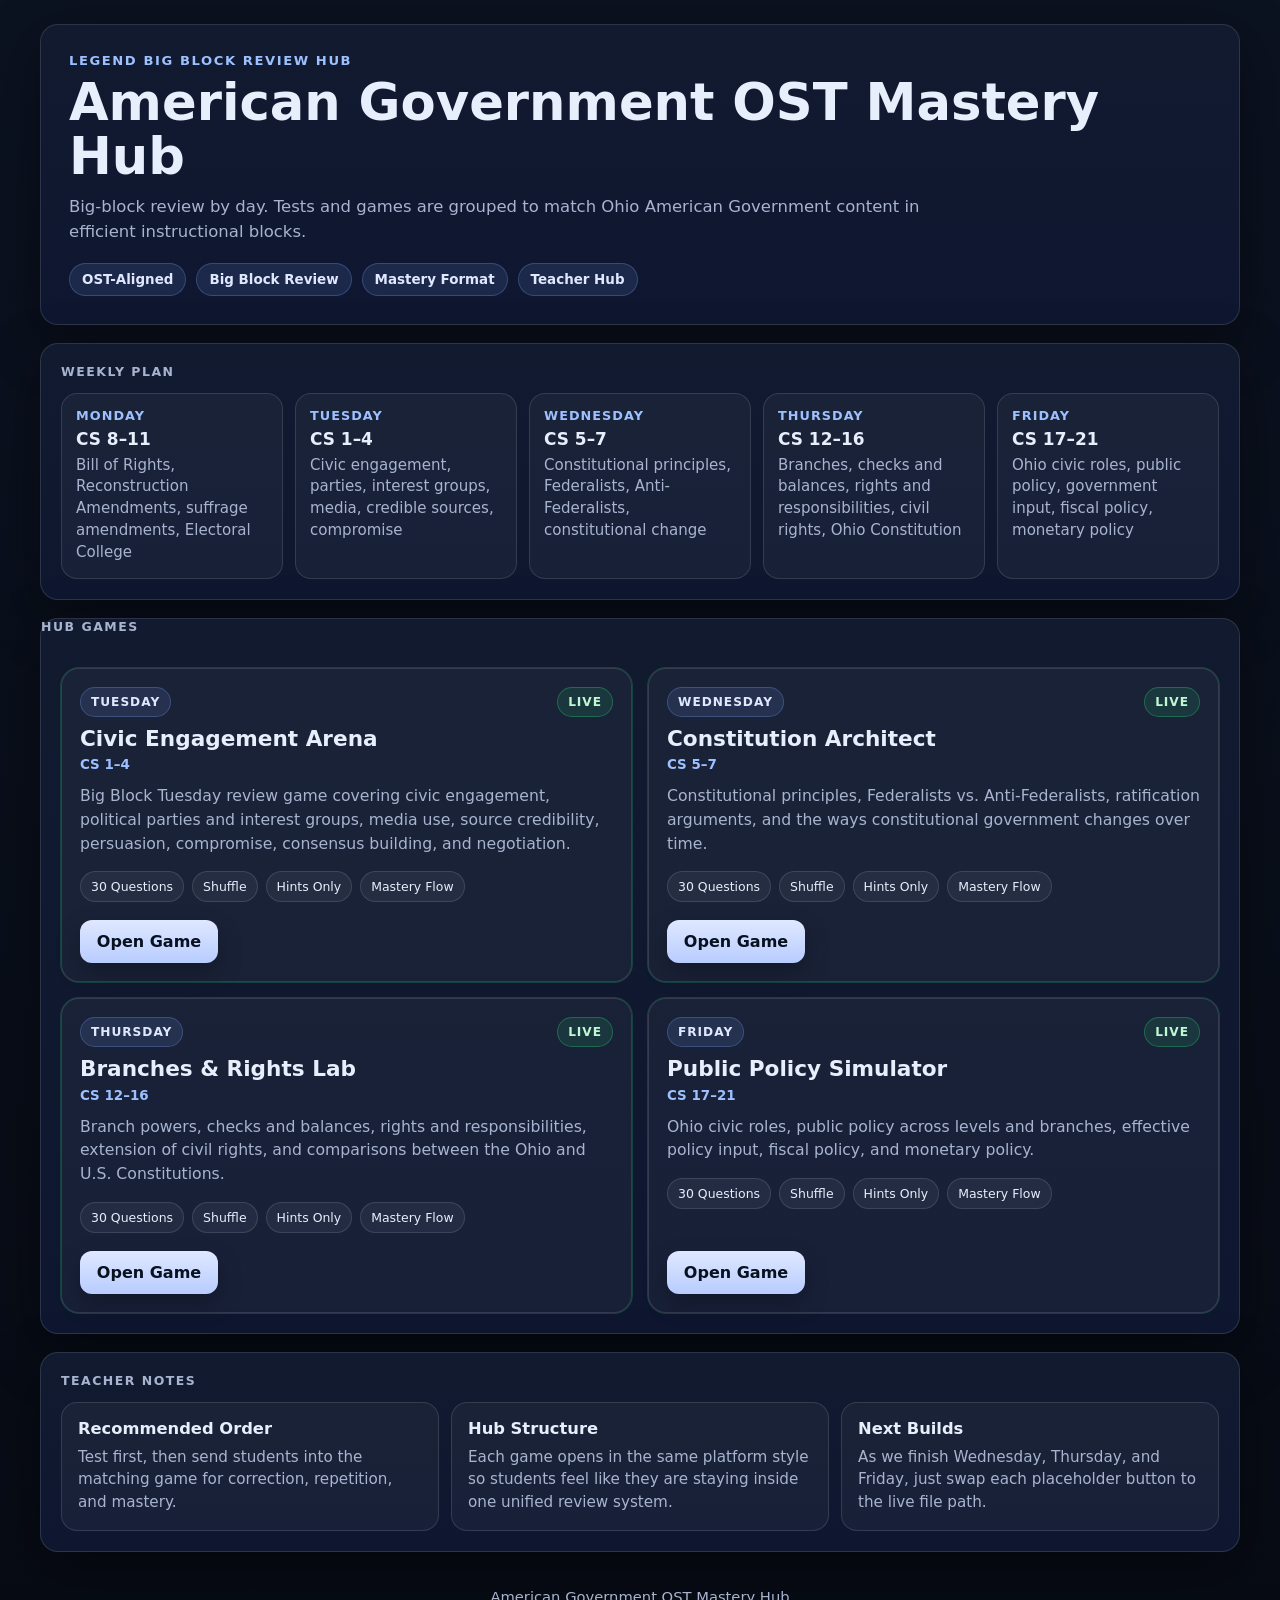
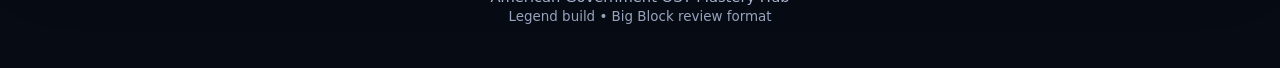
<file: index.html>
<!doctype html>
<html lang="en">
<head>
  <meta charset="utf-8" />
  <meta name="viewport" content="width=device-width,initial-scale=1" />
  <title>American Government Big Block Hub</title>
  <link rel="stylesheet" href="styles.css" />
</head>
<body>
  <div class="hub-wrap">

    <header class="hub-hero panel">
      <div class="eyebrow">Legend Big Block Review Hub</div>
      <h1>American Government OST Mastery Hub</h1>
      <p class="hero-text">
        Big-block review by day. Tests and games are grouped to match Ohio American Government content
        in efficient instructional blocks.
      </p>

      <div class="hero-badges">
        <span class="badge">OST-Aligned</span>
        <span class="badge">Big Block Review</span>
        <span class="badge">Mastery Format</span>
        <span class="badge">Teacher Hub</span>
      </div>
    </header>

    <section class="panel overview-panel">
      <div class="section-label">Weekly Plan</div>
      <div class="overview-grid">
        <div class="overview-card">
          <div class="overview-day">Monday</div>
          <div class="overview-title">CS 8–11</div>
          <div class="overview-text">Bill of Rights, Reconstruction Amendments, suffrage amendments, Electoral College</div>
        </div>
        <div class="overview-card">
          <div class="overview-day">Tuesday</div>
          <div class="overview-title">CS 1–4</div>
          <div class="overview-text">Civic engagement, parties, interest groups, media, credible sources, compromise</div>
        </div>
        <div class="overview-card">
          <div class="overview-day">Wednesday</div>
          <div class="overview-title">CS 5–7</div>
          <div class="overview-text">Constitutional principles, Federalists, Anti-Federalists, constitutional change</div>
        </div>
        <div class="overview-card">
          <div class="overview-day">Thursday</div>
          <div class="overview-title">CS 12–16</div>
          <div class="overview-text">Branches, checks and balances, rights and responsibilities, civil rights, Ohio Constitution</div>
        </div>
        <div class="overview-card">
          <div class="overview-day">Friday</div>
          <div class="overview-title">CS 17–21</div>
          <div class="overview-text">Ohio civic roles, public policy, government input, fiscal policy, monetary policy</div>
        </div>
      </div>
    </section>

    <section class="panel">
      <div class="section-label">Hub Games</div>
      <div class="game-grid">

        <article class="game-card live">
          <div class="card-top">
            <div class="day-pill">Tuesday</div>
            <div class="live-pill">LIVE</div>
          </div>
          <h2>Civic Engagement Arena</h2>
          <div class="card-standards">CS 1–4</div>
          <p>
            Big Block Tuesday review game covering civic engagement, political parties and interest groups,
            media use, source credibility, persuasion, compromise, consensus building, and negotiation.
          </p>
          <div class="card-tags">
            <span>30 Questions</span>
            <span>Shuffle</span>
            <span>Hints Only</span>
            <span>Mastery Flow</span>
          </div>
          <div class="card-actions">
            <a class="btn" href="games/civic-engagement-arena.html">Open Game</a>
          </div>
        </article>

       <article class="game-card live">
  <div class="card-top">
    <div class="day-pill">Wednesday</div>
    <div class="live-pill">LIVE</div>
  </div>
  <h2>Constitution Architect</h2>
  <div class="card-standards">CS 5–7</div>
  <p>
    Constitutional principles, Federalists vs. Anti-Federalists, ratification arguments,
    and the ways constitutional government changes over time.
  </p>
  <div class="card-tags">
    <span>30 Questions</span>
    <span>Shuffle</span>
    <span>Hints Only</span>
    <span>Mastery Flow</span>
  </div>
  <div class="card-actions">
    <a class="btn" href="games/constitution-architect.html">Open Game</a>
  </div>
</article>

       <article class="game-card live">
  <div class="card-top">
    <div class="day-pill">Thursday</div>
    <div class="live-pill">LIVE</div>
  </div>
  <h2>Branches & Rights Lab</h2>
  <div class="card-standards">CS 12–16</div>
  <p>
    Branch powers, checks and balances, rights and responsibilities, extension of civil rights,
    and comparisons between the Ohio and U.S. Constitutions.
  </p>
  <div class="card-tags">
    <span>30 Questions</span>
    <span>Shuffle</span>
    <span>Hints Only</span>
    <span>Mastery Flow</span>
  </div>
  <div class="card-actions">
    <a class="btn" href="games/branches-rights-lab.html">Open Game</a>
  </div>
</article>

       <article class="game-card live">
  <div class="card-top">
    <div class="day-pill">Friday</div>
    <div class="live-pill">LIVE</div>
  </div>
  <h2>Public Policy Simulator</h2>
  <div class="card-standards">CS 17–21</div>
  <p>
    Ohio civic roles, public policy across levels and branches, effective policy input,
    fiscal policy, and monetary policy.
  </p>
  <div class="card-tags">
    <span>30 Questions</span>
    <span>Shuffle</span>
    <span>Hints Only</span>
    <span>Mastery Flow</span>
  </div>
  <div class="card-actions">
    <a class="btn" href="games/public-policy-simulator.html">Open Game</a>
  </div>
</article>

      </div>
    </section>

    <section class="panel teacher-panel">
      <div class="section-label">Teacher Notes</div>
      <div class="teacher-grid">
        <div class="teacher-card">
          <h3>Recommended Order</h3>
          <p>Test first, then send students into the matching game for correction, repetition, and mastery.</p>
        </div>
        <div class="teacher-card">
          <h3>Hub Structure</h3>
          <p>Each game opens in the same platform style so students feel like they are staying inside one unified review system.</p>
        </div>
        <div class="teacher-card">
          <h3>Next Builds</h3>
          <p>As we finish Wednesday, Thursday, and Friday, just swap each placeholder button to the live file path.</p>
        </div>
      </div>
    </section>

    <footer class="hub-footer">
      <div>American Government OST Mastery Hub</div>
      <div class="footer-sub">Legend build • Big Block review format</div>
    </footer>

  </div>
</body>
</html>
</file>
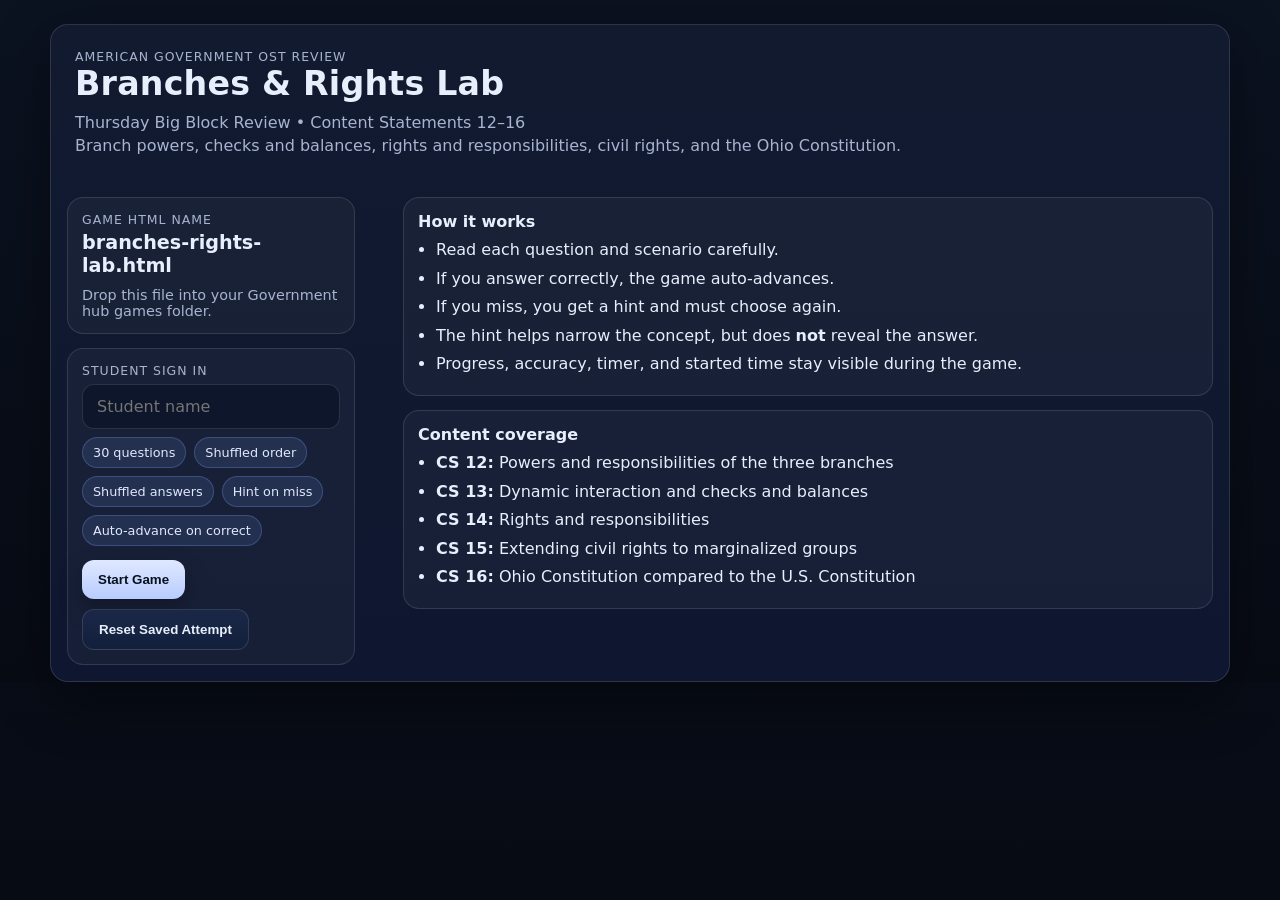
<file: games/branches-rights-lab.html>
<!doctype html>
<html lang="en">
<head>
  <meta charset="utf-8" />
  <meta name="viewport" content="width=device-width,initial-scale=1" />
  <title>Branches & Rights Lab — American Government OST Review</title>
  <link rel="stylesheet" href="../styles.css" />
  <style>
    :root{
      --bg:#0b1220;
      --panel:#111a2f;
      --panel2:#0f1730;
      --text:#e7eefc;
      --muted:#a8b4cf;
      --line:rgba(255,255,255,.12);
      --good:#2bd576;
      --bad:#ff5c7a;
      --warn:#ffd166;
      --accent:#7aa2ff;
      --shadow:0 18px 55px rgba(0,0,0,.40);
      --radius:18px;
      --mono:ui-monospace,SFMono-Regular,Menlo,Monaco,Consolas,"Liberation Mono","Courier New",monospace;
    }
    *{box-sizing:border-box}
    html,body{margin:0;padding:0;background:linear-gradient(180deg,var(--bg),#070b14);color:var(--text);font-family:system-ui,-apple-system,Segoe UI,Roboto,Arial,sans-serif}
    .wrap{width:min(1180px,94vw);margin:24px auto}
    .panel{
      background:linear-gradient(180deg,var(--panel),var(--panel2));
      border:1px solid var(--line);
      border-radius:var(--radius);
      box-shadow:var(--shadow);
    }
    .screen{display:none}
    .screen.active{display:block}
    .hero{padding:24px}
    .title{font-size:clamp(1.5rem,2.6vw,2.35rem);font-weight:900;letter-spacing:.2px;margin:0 0 8px}
    .subtitle{color:var(--muted);line-height:1.45;margin:0}
    .topbar{
      display:grid;
      grid-template-columns:1.5fr repeat(4, minmax(110px,1fr));
      gap:10px;
      padding:14px;
      margin-bottom:16px;
      align-items:stretch;
    }
    .stat{
      border:1px solid var(--line);
      border-radius:14px;
      background:rgba(255,255,255,.04);
      padding:10px 12px;
      min-height:68px;
      display:flex;
      flex-direction:column;
      justify-content:center;
    }
    .stat .k{font-size:.78rem;color:var(--muted);margin-bottom:4px}
    .stat .v{font-weight:800;font-size:1rem}
    .studentCard .v{font-size:.98rem;line-height:1.2}
    .grid{display:grid;grid-template-columns:320px 1fr;gap:16px}
    .left,.right{padding:16px}
    .small{font-size:.9rem;color:var(--muted)}
    button{
      appearance:none;border:0;cursor:pointer;
      color:#08111f;font-weight:900;border-radius:12px;padding:12px 16px;
      background:linear-gradient(180deg,#dfe8ff,#b8ccff);
      box-shadow:0 10px 25px rgba(0,0,0,.25);
    }
    button.secondary{
      color:var(--text);
      background:linear-gradient(180deg,#1a2747,#13203c);
      border:1px solid var(--line);
      box-shadow:none;
    }
    button.warn{background:linear-gradient(180deg,#fff2bf,#ffd166)}
    .card{
      background:rgba(255,255,255,.035);
      border:1px solid var(--line);
      border-radius:16px;
      padding:14px;
    }
    .label{font-size:.78rem;color:var(--muted);text-transform:uppercase;letter-spacing:.08em}
    .gameName{font-size:1.2rem;font-weight:900;margin:4px 0 10px}
    .input{
      width:100%;margin-top:6px;
      background:#0d162a;color:var(--text);border:1px solid var(--line);
      border-radius:12px;padding:12px 14px;font:inherit;
    }
    .chips{display:flex;flex-wrap:wrap;gap:8px;margin-top:8px}
    .chip{
      font-size:.8rem;padding:7px 10px;border-radius:999px;
      background:rgba(122,162,255,.12);border:1px solid rgba(122,162,255,.28);color:#dfe8ff;
    }
    .qwrap{padding:18px}
    .qhead{display:flex;justify-content:space-between;gap:12px;align-items:flex-start;margin-bottom:10px}
    .qnum{font-size:.85rem;color:var(--muted);font-weight:800;letter-spacing:.06em;text-transform:uppercase}
    .qstd{font-size:.8rem;color:#cfe0ff;background:rgba(122,162,255,.13);border:1px solid rgba(122,162,255,.25);padding:6px 10px;border-radius:999px;white-space:nowrap}
    .passage{
      margin:10px 0 14px;
      background:rgba(255,255,255,.03);
      border-left:4px solid rgba(122,162,255,.7);
      border-radius:12px;
      padding:14px 14px 14px 16px;
      line-height:1.55;
      color:#deebff;
    }
    .question{font-size:1.08rem;line-height:1.45;font-weight:750;margin:0 0 14px}
    .choices{display:grid;gap:10px}
    .choice{
      width:100%;text-align:left;border:1px solid var(--line);
      background:rgba(255,255,255,.04);color:var(--text);border-radius:14px;
      padding:14px 14px 14px 48px;position:relative;font-weight:700;
      box-shadow:none;
      transition:background .15s ease, border-color .15s ease, transform .08s ease;
    }
    .choice::before{
      content:attr(data-letter);
      position:absolute;left:14px;top:50%;transform:translateY(-50%);
      width:22px;height:22px;border-radius:50%;
      background:rgba(255,255,255,.08);border:1px solid var(--line);
      display:grid;place-items:center;color:#dce7ff;font-size:.82rem;font-weight:900;
    }
    .choice:hover{background:rgba(255,255,255,.07)}
    .choice:active{transform:translateY(1px)}
    .choice.correct{border-color:rgba(43,213,118,.45);background:rgba(43,213,118,.12)}
    .choice.incorrect{border-color:rgba(255,92,122,.45);background:rgba(255,92,122,.12)}
    .choice.dimmed{opacity:.5}
    .feedback{
      margin-top:14px;border-radius:14px;padding:14px;border:1px solid var(--line);
      background:rgba(255,255,255,.04);display:none
    }
    .feedback.show{display:block}
    .feedback.good{border-color:rgba(43,213,118,.35);background:rgba(43,213,118,.10)}
    .feedback.bad{border-color:rgba(255,209,102,.35);background:rgba(255,209,102,.10)}
    .feedback .lead{font-weight:900;margin-bottom:6px}
    .feedback .hint{color:#fff3c7}
    .sideTitle{font-size:1rem;font-weight:900;margin:0 0 8px}
    .rules ul,.coverage ul{margin:8px 0 0 18px;padding:0}
    .rules li,.coverage li{margin:6px 0;line-height:1.4}
    .progressBar{
      width:100%;height:12px;border-radius:999px;background:rgba(255,255,255,.07);
      border:1px solid var(--line);overflow:hidden
    }
    .progressFill{
      height:100%;width:0%;
      background:linear-gradient(90deg,#79a6ff,#2bd576);
      transition:width .25s ease;
    }
    .legend{
      display:flex;justify-content:space-between;gap:12px;color:var(--muted);
      font-size:.9rem;margin-top:8px
    }
    .footBtns{display:flex;gap:10px;flex-wrap:wrap;margin-top:14px}
    .results{padding:24px}
    .scoreBig{font-size:clamp(2rem,5vw,3rem);font-weight:1000;line-height:1;margin:4px 0 8px}
    .resultGrid{display:grid;grid-template-columns:repeat(3,1fr);gap:12px;margin-top:16px}
    .resultBox{
      border:1px solid var(--line);border-radius:16px;padding:14px;background:rgba(255,255,255,.04)
    }
    .missedList{display:grid;gap:10px;margin-top:16px}
    .missedItem{
      border:1px solid var(--line);border-radius:14px;padding:12px;background:rgba(255,255,255,.035)
    }
    .muted{color:var(--muted)}
    .mini{font-size:.86rem}
    .mono{font-family:var(--mono)}
    .badge{
      display:inline-block;padding:6px 10px;border-radius:999px;
      border:1px solid var(--line);background:rgba(255,255,255,.05);font-size:.8rem;font-weight:800
    }
    .goodText{color:#93f0b7}
    .warnText{color:#ffe28b}
    .badText{color:#ffafc0}
    @media (max-width: 980px){
      .topbar{grid-template-columns:1fr 1fr}
      .grid{grid-template-columns:1fr}
      .resultGrid{grid-template-columns:1fr 1fr}
    }
    @media (max-width: 640px){
      .wrap{width:min(96vw,96vw);margin:12px auto}
      .topbar{grid-template-columns:1fr}
      .resultGrid{grid-template-columns:1fr}
      .qhead{flex-direction:column;align-items:flex-start}
      .left,.right,.qwrap,.hero,.results{padding:14px}
    }
  </style>
</head>
<body>
  <div class="wrap">

    <section id="startScreen" class="screen active panel">
      <div class="hero">
        <div class="label">American Government OST Review</div>
        <h1 class="title">Branches & Rights Lab</h1>
        <p class="subtitle">
          Thursday Big Block Review • Content Statements 12–16<br>
          Branch powers, checks and balances, rights and responsibilities, civil rights, and the Ohio Constitution.
        </p>
      </div>

      <div class="grid">
        <div class="left">
          <div class="card">
            <div class="label">Game HTML Name</div>
            <div class="gameName">branches-rights-lab.html</div>
            <div class="small">Drop this file into your Government hub games folder.</div>
          </div>

          <div class="card" style="margin-top:14px">
            <div class="label">Student Sign In</div>
            <input id="studentName" class="input" type="text" placeholder="Student name" maxlength="40" />
            <div class="chips">
              <span class="chip">30 questions</span>
              <span class="chip">Shuffled order</span>
              <span class="chip">Shuffled answers</span>
              <span class="chip">Hint on miss</span>
              <span class="chip">Auto-advance on correct</span>
            </div>
            <div class="footBtns">
              <button id="startBtn">Start Game</button>
              <button id="resetSavedBtn" class="secondary">Reset Saved Attempt</button>
            </div>
          </div>
        </div>

        <div class="right">
          <div class="card rules">
            <h2 class="sideTitle">How it works</h2>
            <ul>
              <li>Read each question and scenario carefully.</li>
              <li>If you answer correctly, the game auto-advances.</li>
              <li>If you miss, you get a hint and must choose again.</li>
              <li>The hint helps narrow the concept, but does <strong>not</strong> reveal the answer.</li>
              <li>Progress, accuracy, timer, and started time stay visible during the game.</li>
            </ul>
          </div>

          <div class="card coverage" style="margin-top:14px">
            <h2 class="sideTitle">Content coverage</h2>
            <ul>
              <li><strong>CS 12:</strong> Powers and responsibilities of the three branches</li>
              <li><strong>CS 13:</strong> Dynamic interaction and checks and balances</li>
              <li><strong>CS 14:</strong> Rights and responsibilities</li>
              <li><strong>CS 15:</strong> Extending civil rights to marginalized groups</li>
              <li><strong>CS 16:</strong> Ohio Constitution compared to the U.S. Constitution</li>
            </ul>
          </div>
        </div>
      </div>
    </section>

    <section id="gameScreen" class="screen">
      <div class="panel topbar">
        <div class="stat studentCard">
          <div class="k">Student</div>
          <div class="v" id="tbStudent">—</div>
        </div>
        <div class="stat">
          <div class="k">Progress</div>
          <div class="v" id="tbProgress">0 / 30</div>
        </div>
        <div class="stat">
          <div class="k">Accuracy</div>
          <div class="v" id="tbAccuracy">100%</div>
        </div>
        <div class="stat">
          <div class="k">Timer</div>
          <div class="v mono" id="tbTimer">00:00</div>
        </div>
        <div class="stat">
          <div class="k">Started</div>
          <div class="v mono mini" id="tbStarted">—</div>
        </div>
      </div>

      <div class="grid">
        <aside class="left panel">
          <div class="card">
            <div class="label">Game</div>
            <div class="gameName">Branches & Rights Lab</div>
            <div class="small">Big Block Thursday review for CS 12–16.</div>
          </div>

          <div class="card" style="margin-top:14px">
            <div class="label">Progress Bar</div>
            <div class="progressBar" aria-label="progress">
              <div class="progressFill" id="progressFill"></div>
            </div>
            <div class="legend">
              <span id="legendLeft">Question 1 of 30</span>
              <span id="legendRight">Mastery Run</span>
            </div>
          </div>

          <div class="card" style="margin-top:14px">
            <div class="label">Rules</div>
            <ul class="mini" style="margin:8px 0 0 18px;padding:0">
              <li>One best answer per question.</li>
              <li>On a miss, a hint appears and you choose again.</li>
              <li>Auto-advance happens only after the correct answer.</li>
              <li>Questions and answer choices are shuffled each new run.</li>
              <li>Restart is available for a fresh mastery attempt.</li>
            </ul>
          </div>

          <div class="footBtns" style="margin-top:14px">
            <button id="restartBtn" class="warn">Restart</button>
            <button id="backBtn" class="secondary">Back to Hub</button>
          </div>
        </aside>

        <main class="right panel">
          <div class="qwrap">
            <div class="qhead">
              <div>
                <div class="qnum" id="qNum">Question 1</div>
                <h2 class="question" id="qText">Loading...</h2>
              </div>
              <div class="qstd" id="qStandard">CS 12</div>
            </div>

            <div id="qPassage" class="passage" style="display:none"></div>

            <div id="choices" class="choices"></div>

            <div id="feedback" class="feedback">
              <div class="lead" id="fbLead"></div>
              <div id="fbExplain"></div>
              <div class="hint" id="fbHint" style="margin-top:8px"></div>
            </div>
          </div>
        </main>
      </div>
    </section>

    <section id="resultsScreen" class="screen panel">
      <div class="results">
        <div class="label">Results</div>
        <div class="scoreBig" id="finalScore">0 / 30</div>
        <div class="muted" id="finalMessage">Nice work.</div>

        <div class="resultGrid">
          <div class="resultBox">
            <div class="label">Student</div>
            <div class="gameName" id="resStudent">—</div>
          </div>
          <div class="resultBox">
            <div class="label">Accuracy</div>
            <div class="gameName" id="resAccuracy">0%</div>
          </div>
          <div class="resultBox">
            <div class="label">Time</div>
            <div class="gameName mono" id="resTime">00:00</div>
          </div>
        </div>

        <div class="card" style="margin-top:16px">
          <div class="label">Standards hit</div>
          <div class="chips" style="margin-top:10px">
            <span class="chip">CS 12 Branch Powers</span>
            <span class="chip">CS 13 Checks & Balances</span>
            <span class="chip">CS 14 Rights & Responsibilities</span>
            <span class="chip">CS 15 Civil Rights</span>
            <span class="chip">CS 16 Ohio Constitution</span>
          </div>
        </div>

        <div class="card" style="margin-top:16px">
          <div class="label">Missed Questions Review</div>
          <div id="missedList" class="missedList">
            <div class="muted">Perfect run — no misses to review.</div>
          </div>
        </div>

        <div class="footBtns">
          <button id="playAgainBtn">Play Again</button>
          <button id="resultsBackBtn" class="secondary">Back to Hub</button>
        </div>
      </div>
    </section>

  </div>

  <script>
    const TOTAL_QUESTIONS = 30;
    const STORAGE_KEY = "gov_ost_branches_rights_lab_v1";
    const AUTO_ADVANCE_DELAY = 700;

    const QUESTION_BANK = [
      {
        standard:"CS 12",
        passage:"Congress debates and passes a transportation bill that sets funding rules for highways.",
        question:"Which branch is acting in its lawmaking role?",
        choices:["Legislative branch","Executive branch","Judicial branch","Administrative branch"],
        answer:"Legislative branch",
        explanation:"The legislative branch is responsible for making laws.",
        hint:"Think about which branch writes and passes laws."
      },
      {
        standard:"CS 12",
        passage:"After Congress passes a law, federal agencies begin carrying it out.",
        question:"Which branch is primarily responsible for enforcing the law?",
        choices:["Executive branch","Judicial branch","Legislative branch","State branch"],
        answer:"Executive branch",
        explanation:"The executive branch enforces laws.",
        hint:"This branch carries laws into action."
      },
      {
        standard:"CS 12",
        passage:"A federal court hears an appeal involving the meaning of a law passed by Congress.",
        question:"Which branch is performing its core constitutional role?",
        choices:["Judicial branch","Legislative branch","Executive branch","Military branch"],
        answer:"Judicial branch",
        explanation:"The judicial branch interprets laws and hears cases.",
        hint:"Which branch decides legal meaning in court?"
      },
      {
        standard:"CS 12",
        passage:"The Senate reviews and votes on a treaty negotiated by the president.",
        question:"This example shows which branch responsibility?",
        choices:["Legislative responsibility","Judicial responsibility","State responsibility","Local responsibility"],
        answer:"Legislative responsibility",
        explanation:"The Senate, part of the legislative branch, approves treaties.",
        hint:"The Senate belongs to one of the three federal branches."
      },
      {
        standard:"CS 12",
        passage:"A president issues an executive order directing how an agency should carry out existing law.",
        question:"Which branch is acting?",
        choices:["Executive branch","Judicial branch","Legislative branch","County branch"],
        answer:"Executive branch",
        explanation:"Issuing executive orders is an executive branch power.",
        hint:"The president leads this branch."
      },
      {
        standard:"CS 12",
        passage:"The Supreme Court reviews the meaning of a law in a disputed case.",
        question:"Which best describes this responsibility?",
        choices:["Interpreting law","Making law","Enforcing law","Campaigning for law"],
        answer:"Interpreting law",
        explanation:"The judicial branch interprets law through court cases.",
        hint:"Courts explain what the law means."
      },
      {
        standard:"CS 13",
        passage:"Congress overrides a president’s veto with the required vote.",
        question:"This is an example of",
        choices:["Checks and balances","Popular sovereignty","Federalism","Reserved powers"],
        answer:"Checks and balances",
        explanation:"Congress can check presidential power by overriding a veto.",
        hint:"One branch is restraining another here."
      },
      {
        standard:"CS 13",
        passage:"The president nominates a federal judge, and the Senate must approve that appointment.",
        question:"Which idea is most clearly demonstrated?",
        choices:["Dynamic interaction among branches","Direct democracy","State supremacy","Judicial neutrality only"],
        answer:"Dynamic interaction among branches",
        explanation:"The executive and legislative branches interact through appointments.",
        hint:"This is about how branches work with and against each other."
      },
      {
        standard:"CS 13",
        passage:"The Supreme Court declares a federal law unconstitutional.",
        question:"Which branch is being checked most directly?",
        choices:["Legislative branch","Executive branch","State branch","Media"],
        answer:"Legislative branch",
        explanation:"The Court checks Congress by declaring acts unconstitutional.",
        hint:"Which branch passed the law?"
      },
      {
        standard:"CS 13",
        passage:"Interest groups lobby lawmakers and also file briefs in court cases involving public policy.",
        question:"What does this best show?",
        choices:[
          "Outside factors can affect interaction among the branches",
          "The branches no longer matter",
          "Checks and balances have ended",
          "Only state governments shape policy"
        ],
        answer:"Outside factors can affect interaction among the branches",
        explanation:"Interest groups are one of the factors identified in the standards as affecting branch interaction.",
        hint:"Look for the answer involving influence on the branches from outside actors."
      },
      {
        standard:"CS 13",
        passage:"A president and congressional leaders from the same political party cooperate closely on legislation.",
        question:"Which factor from the standards may help explain this?",
        choices:["Political party control","District court structure","Jury selection","Ballot access only"],
        answer:"Political party control",
        explanation:"Party control can influence whether branches cooperate or clash.",
        hint:"This factor relates to who controls elected offices."
      },
      {
        standard:"CS 13",
        passage:"A president grants a pardon after a conviction.",
        question:"Which branch is being checked most directly?",
        choices:["Judicial branch","Legislative branch","State branch","Media"],
        answer:"Judicial branch",
        explanation:"The pardon power checks the judicial branch by affecting the outcome of punishment.",
        hint:"Which branch handled the conviction and sentence?"
      },
      {
        standard:"CS 14",
        passage:"A citizen publishes an editorial criticizing government policy.",
        question:"This most directly reflects the exercise of which type of right?",
        choices:["Political participation right","Property right only","Military right","Tax right"],
        answer:"Political participation right",
        explanation:"Speech and press protect participation in the political process.",
        hint:"The right here is tied to public discussion and civic involvement."
      },
      {
        standard:"CS 14",
        passage:"A teacher reminds students that free speech includes the responsibility to discuss issues without threatening others.",
        question:"What principle from the standards is most relevant?",
        choices:[
          "Rights carry responsibilities and must respect others",
          "Rights are absolute in all settings",
          "Rights only apply in federal court",
          "Responsibilities replace rights"
        ],
        answer:"Rights carry responsibilities and must respect others",
        explanation:"The standards emphasize that rights must be balanced with responsibilities and the rights of others.",
        hint:"Think balance, not unlimited freedom."
      },
      {
        standard:"CS 14",
        passage:"A citizen receives a jury summons and reports for service.",
        question:"This is an example of fulfilling a responsibility connected to",
        choices:["The right to jury trial","The right to bear arms","Freedom of religion","Equal protection only"],
        answer:"The right to jury trial",
        explanation:"Serving on juries is listed as a responsibility tied to the right to jury trial.",
        hint:"The responsibility connects to the court system."
      },
      {
        standard:"CS 14",
        passage:"A voter studies candidates and public issues before Election Day.",
        question:"Which responsibility is being fulfilled?",
        choices:["Being informed as part of the right to vote","Paying fees for court access","Serving in the cabinet","Joining the military"],
        answer:"Being informed as part of the right to vote",
        explanation:"The standards connect voting with registering and being informed on public issues.",
        hint:"This responsibility is tied to suffrage."
      },
      {
        standard:"CS 14",
        passage:"A state law limits a liberty interest, and a citizen argues that a Bill of Rights protection applies against the state.",
        question:"Which constitutional doctrine is most relevant?",
        choices:["Incorporation","Federal supremacy only","Reserved powers","Nullification"],
        answer:"Incorporation",
        explanation:"Through the 14th Amendment, most Bill of Rights protections apply to state and local governments.",
        hint:"This doctrine extends many federal protections to the states."
      },
      {
        standard:"CS 14",
        passage:"A person argues that his rights let him act however he wants even when it harms others.",
        question:"Which response best matches the standards?",
        choices:[
          "Rights are relative and must be balanced with the rights of others and the common good",
          "Rights have no limits once claimed",
          "Rights only matter during elections",
          "Rights and responsibilities are unrelated"
        ],
        answer:"Rights are relative and must be balanced with the rights of others and the common good",
        explanation:"The standards explicitly say rights are relative, not absolute.",
        hint:"Look for the answer about balancing rights."
      },
      {
        standard:"CS 15",
        passage:"Federal action was used to enforce school desegregation against resistance from state officials.",
        question:"Which idea from CS 15 does this best illustrate?",
        choices:[
          "A branch of government helped extend civil rights to a marginalized group",
          "Civil rights were fully achieved immediately after the Civil War",
          "The Constitution denied all federal involvement",
          "Civil rights only involve voting rules"
        ],
        answer:"A branch of government helped extend civil rights to a marginalized group",
        explanation:"The executive branch sometimes acted to enforce civil rights protections.",
        hint:"Focus on federal action expanding participation and rights."
      },
      {
        standard:"CS 15",
        passage:"Congress passes legislation barring racial discrimination in public accommodations.",
        question:"Which branch is most directly helping extend civil rights?",
        choices:["Legislative branch","Judicial branch","Executive branch","Local branch"],
        answer:"Legislative branch",
        explanation:"Passing civil rights acts is a legislative action.",
        hint:"Which branch passes statutes?"
      },
      {
        standard:"CS 15",
        passage:"A Supreme Court ruling applies a Bill of Rights protection to the states through the 14th Amendment.",
        question:"How does this help expand civil rights?",
        choices:[
          "It broadens protections and participation opportunities at the state level",
          "It removes all rights from state citizens",
          "It eliminates courts from civil rights issues",
          "It prevents amendments from applying"
        ],
        answer:"It broadens protections and participation opportunities at the state level",
        explanation:"Incorporation has extended many federal protections to state and local government action.",
        hint:"The key is wider protection against state action."
      },
      {
        standard:"CS 15",
        passage:"A historian notes that constitutional guarantees did not always mean all groups could fully exercise their rights.",
        question:"Why is this important to CS 15?",
        choices:[
          "Because the government increasingly responded to pressure to extend rights and participation",
          "Because rights never changed over time",
          "Because only courts mattered in American history",
          "Because majority rule always protected minorities"
        ],
        answer:"Because the government increasingly responded to pressure to extend rights and participation",
        explanation:"CS 15 emphasizes the historical struggle to extend civil rights and opportunities for participation.",
        hint:"Think historical denial followed by later expansion."
      },
      {
        standard:"CS 15",
        passage:"Women gained suffrage through constitutional change.",
        question:"Which broader theme of CS 15 does this fit best?",
        choices:[
          "Extending civil rights and broadening opportunities for participation",
          "Reducing federal authority in every area",
          "Eliminating elections",
          "Abolishing the Bill of Rights"
        ],
        answer:"Extending civil rights and broadening opportunities for participation",
        explanation:"Suffrage amendments expanded participation for previously disenfranchised groups.",
        hint:"The key phrase is broader participation."
      },
      {
        standard:"CS 16",
        passage:"A student compares the Ohio and U.S. Constitutions and notices that both divide power among three branches.",
        question:"This is a comparison of which shared feature?",
        choices:["Separation of powers","Judicial elections","Initiative and referendum","Term limits only"],
        answer:"Separation of powers",
        explanation:"Both constitutions provide for three branches and separation of powers.",
        hint:"This feature is shared by both constitutions."
      },
      {
        standard:"CS 16",
        passage:"In Ohio, citizens may vote directly on certain laws through initiative and referendum.",
        question:"How does this compare with the U.S. Constitution?",
        choices:[
          "It is a difference because citizens do not directly vote on federal laws in the same way",
          "It is identical to the federal process",
          "It eliminates the legislature entirely",
          "It applies only to federal judges"
        ],
        answer:"It is a difference because citizens do not directly vote on federal laws in the same way",
        explanation:"Initiative and referendum are specifically listed as an Ohio constitutional difference.",
        hint:"This is about direct lawmaking power by citizens."
      },
      {
        standard:"CS 16",
        passage:"A civics class learns that Ohio judges are elected while federal judges are appointed.",
        question:"This is best described as",
        choices:["A constitutional difference between Ohio and the U.S.","A shared constitutional similarity","A local custom only","A federal civil rights rule"],
        answer:"A constitutional difference between Ohio and the U.S.",
        explanation:"The standards list elected judges in Ohio and appointed judges federally as a difference.",
        hint:"The question is asking similarity or difference."
      },
      {
        standard:"CS 16",
        passage:"A student writes that both the Ohio and U.S. Constitutions reflect popular sovereignty.",
        question:"How should this be evaluated?",
        choices:["Correct, because both systems are based on the people as the source of authority","Incorrect, because Ohio has no elections","Incorrect, because only the federal Constitution limits government","Correct, because both abolish legislatures"],
        answer:"Correct, because both systems are based on the people as the source of authority",
        explanation:"Popular sovereignty is listed as a similarity between the constitutions.",
        hint:"Look for the shared principle based on the people."
      },
      {
        standard:"CS 16",
        passage:"A teacher explains that a new Ohio Constitution was written in 1851 to address governing difficulties.",
        question:"Which is one example of a change made then?",
        choices:["District courts were added","The state abolished all elections","The legislature was removed","The state ended all debt rules"],
        answer:"District courts were added",
        explanation:"The 1851 Ohio Constitution added district courts and made other structural changes.",
        hint:"Find the specific reform named in the standards."
      },
      {
        standard:"CS 16",
        passage:"Ohio legislators are term-limited, but members of Congress are not.",
        question:"This most clearly illustrates",
        choices:["A difference between the Ohio and U.S. Constitutions","A similarity between both constitutions","A judicial responsibility","A rights doctrine"],
        answer:"A difference between the Ohio and U.S. Constitutions",
        explanation:"Legislative term limits in Ohio but not federally are listed as a difference.",
        hint:"This is about a structure that exists in one system but not the other."
      }
    ];

    const $ = sel => document.querySelector(sel);

    function shuffleArray(arr){
      const a = arr.slice();
      for(let i=a.length-1;i>0;i--){
        const j = Math.floor(Math.random()*(i+1));
        [a[i],a[j]] = [a[j],a[i]];
      }
      return a;
    }

    function formatTime(sec){
      const m = Math.floor(sec/60).toString().padStart(2,'0');
      const s = Math.floor(sec%60).toString().padStart(2,'0');
      return `${m}:${s}`;
    }

    function nowStamp(){
      const d = new Date();
      return d.toLocaleString([], {
        year:'2-digit', month:'2-digit', day:'2-digit',
        hour:'2-digit', minute:'2-digit'
      });
    }

    function escapeHtml(str){
      return String(str)
        .replaceAll('&','&amp;')
        .replaceAll('<','&lt;')
        .replaceAll('>','&gt;')
        .replaceAll('"','&quot;')
        .replaceAll("'","&#39;");
    }

    function goHub(){
      window.location.href = "../index.html";
    }

    let state = {
      student:"",
      startedAt:"",
      questionSet:[],
      index:0,
      correct:0,
      answered:0,
      misses:[],
      answeredCurrent:false,
      attemptsOnCurrent:0,
      timerSec:0,
      timerId:null,
      autoAdvanceId:null
    };

    function buildQuestionSet(){
      return shuffleArray(QUESTION_BANK).slice(0, TOTAL_QUESTIONS).map(q => ({
        ...q,
        shuffledChoices: shuffleArray(q.choices)
      }));
    }

    function saveState(){
      const safe = {
        ...state,
        timerId:null,
        autoAdvanceId:null
      };
      localStorage.setItem(STORAGE_KEY, JSON.stringify(safe));
    }

    function loadState(){
      try{
        const raw = localStorage.getItem(STORAGE_KEY);
        if(!raw) return null;
        return JSON.parse(raw);
      }catch(e){
        return null;
      }
    }

    function clearState(){
      localStorage.removeItem(STORAGE_KEY);
    }

    function startTimer(){
      stopTimer();
      state.timerId = setInterval(() => {
        state.timerSec++;
        $("#tbTimer").textContent = formatTime(state.timerSec);
        saveState();
      }, 1000);
    }

    function stopTimer(){
      if(state.timerId) clearInterval(state.timerId);
      state.timerId = null;
      if(state.autoAdvanceId) clearTimeout(state.autoAdvanceId);
      state.autoAdvanceId = null;
    }

    function showScreen(id){
      ["startScreen","gameScreen","resultsScreen"].forEach(s => {
        document.getElementById(s).classList.toggle("active", s===id);
      });
    }

    function updateTopbar(){
      $("#tbStudent").textContent = state.student || "—";
      $("#tbProgress").textContent = `${state.answered} / ${TOTAL_QUESTIONS}`;
      const acc = state.answered ? Math.round((state.correct / state.answered) * 100) : 100;
      $("#tbAccuracy").textContent = `${acc}%`;
      $("#tbTimer").textContent = formatTime(state.timerSec);
      $("#tbStarted").textContent = state.startedAt || "—";
      $("#progressFill").style.width = `${(state.answered / TOTAL_QUESTIONS) * 100}%`;
      $("#legendLeft").textContent = `Question ${Math.min(state.index + 1, TOTAL_QUESTIONS)} of ${TOTAL_QUESTIONS}`;
      $("#legendRight").textContent = acc === 100 ? "Mastery Run" : "Keep Grinding";
    }

    function renderQuestion(){
      updateTopbar();

      const q = state.questionSet[state.index];
      if(!q){
        finishGame();
        return;
      }

      $("#qNum").textContent = `Question ${state.index + 1}`;
      $("#qText").textContent = q.question;
      $("#qStandard").textContent = q.standard;

      const passageEl = $("#qPassage");
      if(q.passage && q.passage.trim()){
        passageEl.style.display = "block";
        passageEl.innerHTML = escapeHtml(q.passage);
      } else {
        passageEl.style.display = "none";
        passageEl.textContent = "";
      }

      const choicesEl = $("#choices");
      choicesEl.innerHTML = "";
      const letters = ["A","B","C","D"];

      q.shuffledChoices.forEach((choice, i) => {
        const btn = document.createElement("button");
        btn.className = "choice";
        btn.type = "button";
        btn.dataset.letter = letters[i];
        btn.innerHTML = escapeHtml(choice);
        btn.addEventListener("click", () => handleAnswer(choice, btn));
        choicesEl.appendChild(btn);
      });

      state.answeredCurrent = false;
      state.attemptsOnCurrent = 0;

      const fb = $("#feedback");
      fb.className = "feedback";
      fb.innerHTML = `<div class="lead" id="fbLead"></div><div id="fbExplain"></div><div class="hint" id="fbHint" style="margin-top:8px"></div>`;

      saveState();
    }

    function showFeedback(type, lead, explain, hint){
      const fb = $("#feedback");
      fb.className = `feedback show ${type}`;
      $("#fbLead").textContent = lead;
      $("#fbExplain").innerHTML = explain || "";
      $("#fbHint").innerHTML = hint ? `<strong>Hint:</strong> ${escapeHtml(hint)}` : "";
    }

    function disableAllChoices(){
      [...document.querySelectorAll(".choice")].forEach(btn => btn.disabled = true);
    }

    function scheduleAutoAdvance(){
      if(state.autoAdvanceId) clearTimeout(state.autoAdvanceId);
      state.autoAdvanceId = setTimeout(() => {
        nextQuestion();
      }, AUTO_ADVANCE_DELAY);
    }

    function handleAnswer(selected, btnEl){
      if(state.answeredCurrent) return;

      const q = state.questionSet[state.index];
      const isCorrect = selected === q.answer;
      state.attemptsOnCurrent++;

      if(isCorrect){
        state.answeredCurrent = true;
        state.answered++;
        state.correct++;

        disableAllChoices();

        [...document.querySelectorAll(".choice")].forEach(btn => {
          const txt = btn.textContent;
          if(txt === q.answer) btn.classList.add("correct");
          else btn.classList.add("dimmed");
        });

        showFeedback(
          "good",
          "Correct",
          `<div>${escapeHtml(q.explanation)}</div><div style="margin-top:8px"><em>Advancing...</em></div>`,
          ""
        );

        updateTopbar();
        saveState();
        scheduleAutoAdvance();
        return;
      }

      btnEl.classList.add("incorrect");
      btnEl.disabled = true;

      if(state.attemptsOnCurrent === 1){
        state.answered++;
        state.misses.push({
          standard:q.standard,
          question:q.question,
          selected,
          answer:q.answer,
          explanation:q.explanation
        });
      }

      showFeedback(
        "bad",
        "Try again",
        `<div>${escapeHtml(q.explanation)}</div><div style="margin-top:8px">Use the hint, then choose again.</div>`,
        q.hint
      );

      updateTopbar();
      saveState();
    }

    function nextQuestion(){
      state.index++;
      if(state.index >= TOTAL_QUESTIONS){
        finishGame();
      } else {
        renderQuestion();
      }
    }

    function finishGame(){
      stopTimer();
      clearState();

      const acc = state.answered ? Math.round((state.correct / state.answered) * 100) : 0;
      $("#finalScore").textContent = `${state.correct} / ${TOTAL_QUESTIONS}`;
      $("#finalMessage").innerHTML =
        acc === 100
          ? `<span class="goodText">Perfect mastery run.</span> Outstanding work.`
          : acc >= 85
            ? `<span class="warnText">Strong run.</span> Review the misses and go again for mastery.`
            : `<span class="badText">Good start.</span> Review the concepts and restart for a stronger score.`;

      $("#resStudent").textContent = state.student || "—";
      $("#resAccuracy").textContent = `${acc}%`;
      $("#resTime").textContent = formatTime(state.timerSec);

      const list = $("#missedList");
      if(!state.misses.length){
        list.innerHTML = `<div class="muted">Perfect run — no misses to review.</div>`;
      } else {
        list.innerHTML = state.misses.map((m, i) => `
          <div class="missedItem">
            <div class="badge">${escapeHtml(m.standard)}</div>
            <div style="margin-top:8px;font-weight:800">${i+1}. ${escapeHtml(m.question)}</div>
            <div class="mini muted" style="margin-top:6px"><strong>First miss:</strong> ${escapeHtml(m.selected)}</div>
            <div class="mini" style="margin-top:4px"><strong>Correct answer:</strong> ${escapeHtml(m.answer)}</div>
            <div class="mini muted" style="margin-top:6px">${escapeHtml(m.explanation)}</div>
          </div>
        `).join("");
      }

      showScreen("resultsScreen");
    }

    function startFreshGame(){
      const student = $("#studentName").value.trim();

      if(!student){
        alert("Please enter the student name before starting.");
        return;
      }

      state = {
        student,
        startedAt: nowStamp(),
        questionSet: buildQuestionSet(),
        index:0,
        correct:0,
        answered:0,
        misses:[],
        answeredCurrent:false,
        attemptsOnCurrent:0,
        timerSec:0,
        timerId:null,
        autoAdvanceId:null
      };

      $("#tbStarted").textContent = state.startedAt;
      showScreen("gameScreen");
      renderQuestion();
      startTimer();
      saveState();
    }

    function restoreSavedGame(saved){
      state = {
        ...saved,
        timerId:null,
        autoAdvanceId:null
      };
      $("#studentName").value = state.student || "";
      showScreen("gameScreen");
      renderQuestion();
      startTimer();
    }

    $("#startBtn").addEventListener("click", startFreshGame);
    $("#resetSavedBtn").addEventListener("click", () => {
      clearState();
      alert("Saved attempt cleared.");
    });
    $("#restartBtn").addEventListener("click", () => {
      if(confirm("Restart this game with a fresh shuffled run?")){
        stopTimer();
        clearState();
        showScreen("startScreen");
      }
    });
    $("#backBtn").addEventListener("click", goHub);
    $("#resultsBackBtn").addEventListener("click", goHub);
    $("#playAgainBtn").addEventListener("click", () => {
      stopTimer();
      showScreen("startScreen");
    });

    (() => {
      const saved = loadState();
      if(saved && saved.questionSet && Array.isArray(saved.questionSet) && saved.questionSet.length){
        const resume = confirm("Resume saved attempt for Branches & Rights Lab?");
        if(resume){
          restoreSavedGame(saved);
        } else {
          clearState();
        }
      }
    })();
  </script>
</body>
</html>
</file>
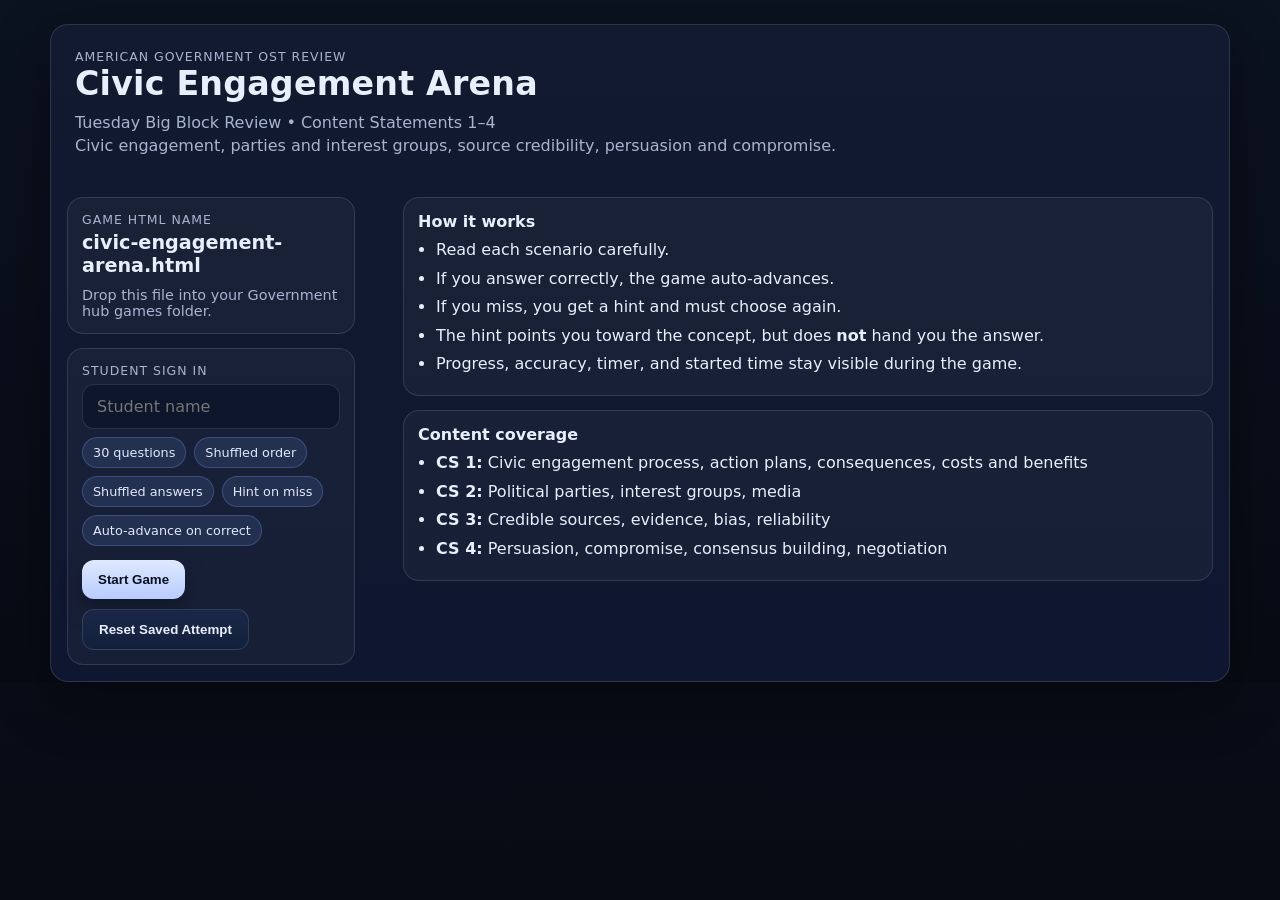
<file: games/civic-engagement-arena.html>
<!doctype html>
<html lang="en">
<head>
  <meta charset="utf-8" />
  <meta name="viewport" content="width=device-width,initial-scale=1" />
  <title>Civic Engagement Arena — American Government OST Review</title>
  <link rel="stylesheet" href="../styles.css" />
  <style>
    :root{
      --bg:#0b1220;
      --panel:#111a2f;
      --panel2:#0f1730;
      --text:#e7eefc;
      --muted:#a8b4cf;
      --line:rgba(255,255,255,.12);
      --good:#2bd576;
      --bad:#ff5c7a;
      --warn:#ffd166;
      --accent:#7aa2ff;
      --shadow:0 18px 55px rgba(0,0,0,.40);
      --radius:18px;
      --mono:ui-monospace,SFMono-Regular,Menlo,Monaco,Consolas,"Liberation Mono","Courier New",monospace;
    }
    *{box-sizing:border-box}
    html,body{margin:0;padding:0;background:linear-gradient(180deg,var(--bg),#070b14);color:var(--text);font-family:system-ui,-apple-system,Segoe UI,Roboto,Arial,sans-serif}
    .wrap{width:min(1180px,94vw);margin:24px auto}
    .panel{
      background:linear-gradient(180deg,var(--panel),var(--panel2));
      border:1px solid var(--line);
      border-radius:var(--radius);
      box-shadow:var(--shadow);
    }
    .screen{display:none}
    .screen.active{display:block}
    .hero{padding:24px}
    .title{font-size:clamp(1.5rem,2.6vw,2.35rem);font-weight:900;letter-spacing:.2px;margin:0 0 8px}
    .subtitle{color:var(--muted);line-height:1.45;margin:0}
    .topbar{
      display:grid;
      grid-template-columns:1.5fr repeat(4, minmax(110px,1fr));
      gap:10px;
      padding:14px;
      margin-bottom:16px;
      align-items:stretch;
    }
    .stat{
      border:1px solid var(--line);
      border-radius:14px;
      background:rgba(255,255,255,.04);
      padding:10px 12px;
      min-height:68px;
      display:flex;
      flex-direction:column;
      justify-content:center;
    }
    .stat .k{font-size:.78rem;color:var(--muted);margin-bottom:4px}
    .stat .v{font-weight:800;font-size:1rem}
    .studentCard .v{font-size:.98rem;line-height:1.2}
    .grid{display:grid;grid-template-columns:320px 1fr;gap:16px}
    .left,.right{padding:16px}
    .small{font-size:.9rem;color:var(--muted)}
    .btnrow{display:flex;gap:10px;flex-wrap:wrap}
    button{
      appearance:none;border:0;cursor:pointer;
      color:#08111f;font-weight:900;border-radius:12px;padding:12px 16px;
      background:linear-gradient(180deg,#dfe8ff,#b8ccff);
      box-shadow:0 10px 25px rgba(0,0,0,.25);
    }
    button.secondary{
      color:var(--text);
      background:linear-gradient(180deg,#1a2747,#13203c);
      border:1px solid var(--line);
      box-shadow:none;
    }
    button.good{background:linear-gradient(180deg,#cbffe0,#8df0b6)}
    button.warn{background:linear-gradient(180deg,#fff2bf,#ffd166)}
    button.bad{background:linear-gradient(180deg,#ffd5de,#ff9ab1)}
    button:disabled{opacity:.6;cursor:not-allowed}
    .card{
      background:rgba(255,255,255,.035);
      border:1px solid var(--line);
      border-radius:16px;
      padding:14px;
    }
    .label{font-size:.78rem;color:var(--muted);text-transform:uppercase;letter-spacing:.08em}
    .gameName{
      font-size:1.2rem;font-weight:900;margin:4px 0 10px;
    }
    .input, select{
      width:100%;margin-top:6px;
      background:#0d162a;color:var(--text);border:1px solid var(--line);
      border-radius:12px;padding:12px 14px;font:inherit;
    }
    .chips{display:flex;flex-wrap:wrap;gap:8px;margin-top:8px}
    .chip{
      font-size:.8rem;padding:7px 10px;border-radius:999px;
      background:rgba(122,162,255,.12);border:1px solid rgba(122,162,255,.28);color:#dfe8ff;
    }
    .qwrap{padding:18px}
    .qhead{display:flex;justify-content:space-between;gap:12px;align-items:flex-start;margin-bottom:10px}
    .qnum{font-size:.85rem;color:var(--muted);font-weight:800;letter-spacing:.06em;text-transform:uppercase}
    .qstd{font-size:.8rem;color:#cfe0ff;background:rgba(122,162,255,.13);border:1px solid rgba(122,162,255,.25);padding:6px 10px;border-radius:999px;white-space:nowrap}
    .passage{
      margin:10px 0 14px;
      background:rgba(255,255,255,.03);
      border-left:4px solid rgba(122,162,255,.7);
      border-radius:12px;
      padding:14px 14px 14px 16px;
      line-height:1.55;
      color:#deebff;
    }
    .question{font-size:1.08rem;line-height:1.45;font-weight:750;margin:0 0 14px}
    .choices{display:grid;gap:10px}
    .choice{
      width:100%;text-align:left;border:1px solid var(--line);
      background:rgba(255,255,255,.04);color:var(--text);border-radius:14px;
      padding:14px 14px 14px 48px;position:relative;font-weight:700;
      box-shadow:none;
      transition:background .15s ease, border-color .15s ease, transform .08s ease;
    }
    .choice::before{
      content:attr(data-letter);
      position:absolute;left:14px;top:50%;transform:translateY(-50%);
      width:22px;height:22px;border-radius:50%;
      background:rgba(255,255,255,.08);border:1px solid var(--line);
      display:grid;place-items:center;color:#dce7ff;font-size:.82rem;font-weight:900;
    }
    .choice:hover{background:rgba(255,255,255,.07)}
    .choice:active{transform:translateY(1px)}
    .choice.correct{border-color:rgba(43,213,118,.45);background:rgba(43,213,118,.12)}
    .choice.incorrect{border-color:rgba(255,92,122,.45);background:rgba(255,92,122,.12)}
    .choice.dimmed{opacity:.5}
    .feedback{
      margin-top:14px;border-radius:14px;padding:14px;border:1px solid var(--line);
      background:rgba(255,255,255,.04);display:none
    }
    .feedback.show{display:block}
    .feedback.good{border-color:rgba(43,213,118,.35);background:rgba(43,213,118,.10)}
    .feedback.bad{border-color:rgba(255,209,102,.35);background:rgba(255,209,102,.10)}
    .feedback .lead{font-weight:900;margin-bottom:6px}
    .feedback .hint{color:#fff3c7}
    .sideTitle{font-size:1rem;font-weight:900;margin:0 0 8px}
    .rules ul,.coverage ul{margin:8px 0 0 18px;padding:0}
    .rules li,.coverage li{margin:6px 0;line-height:1.4}
    .progressBar{
      width:100%;height:12px;border-radius:999px;background:rgba(255,255,255,.07);
      border:1px solid var(--line);overflow:hidden
    }
    .progressFill{
      height:100%;width:0%;
      background:linear-gradient(90deg,#79a6ff,#2bd576);
      transition:width .25s ease;
    }
    .legend{
      display:flex;justify-content:space-between;gap:12px;color:var(--muted);
      font-size:.9rem;margin-top:8px
    }
    .footBtns{display:flex;gap:10px;flex-wrap:wrap;margin-top:14px}
    .results{padding:24px}
    .scoreBig{font-size:clamp(2rem,5vw,3rem);font-weight:1000;line-height:1;margin:4px 0 8px}
    .resultGrid{display:grid;grid-template-columns:repeat(3,1fr);gap:12px;margin-top:16px}
    .resultBox{
      border:1px solid var(--line);border-radius:16px;padding:14px;background:rgba(255,255,255,.04)
    }
    .missedList{display:grid;gap:10px;margin-top:16px}
    .missedItem{
      border:1px solid var(--line);border-radius:14px;padding:12px;background:rgba(255,255,255,.035)
    }
    .muted{color:var(--muted)}
    .mini{font-size:.86rem}
    .mono{font-family:var(--mono)}
    .badge{
      display:inline-block;padding:6px 10px;border-radius:999px;
      border:1px solid var(--line);background:rgba(255,255,255,.05);font-size:.8rem;font-weight:800
    }
    .goodText{color:#93f0b7}
    .warnText{color:#ffe28b}
    .badText{color:#ffafc0}
    @media (max-width: 980px){
      .topbar{grid-template-columns:1fr 1fr}
      .grid{grid-template-columns:1fr}
      .resultGrid{grid-template-columns:1fr 1fr}
    }
    @media (max-width: 640px){
      .wrap{width:min(96vw,96vw);margin:12px auto}
      .topbar{grid-template-columns:1fr}
      .resultGrid{grid-template-columns:1fr}
      .qhead{flex-direction:column;align-items:flex-start}
      .left,.right,.qwrap,.hero,.results{padding:14px}
    }
  </style>
</head>
<body>
  <div class="wrap">

    <!-- START SCREEN -->
    <section id="startScreen" class="screen active panel">
      <div class="hero">
        <div class="label">American Government OST Review</div>
        <h1 class="title">Civic Engagement Arena</h1>
        <p class="subtitle">
          Tuesday Big Block Review • Content Statements 1–4<br>
          Civic engagement, parties and interest groups, source credibility, persuasion and compromise.
        </p>
      </div>

      <div class="grid">
        <div class="left">
          <div class="card">
            <div class="label">Game HTML Name</div>
            <div class="gameName">civic-engagement-arena.html</div>
            <div class="small">Drop this file into your Government hub games folder.</div>
          </div>

          <div class="card" style="margin-top:14px">
            <div class="label">Student Sign In</div>
            <input id="studentName" class="input" type="text" placeholder="Student name" maxlength="40" />
            <div class="chips">
              <span class="chip">30 questions</span>
              <span class="chip">Shuffled order</span>
              <span class="chip">Shuffled answers</span>
              <span class="chip">Hint on miss</span>
              <span class="chip">Auto-advance on correct</span>
            </div>
            <div class="footBtns">
              <button id="startBtn">Start Game</button>
              <button id="resetSavedBtn" class="secondary">Reset Saved Attempt</button>
            </div>
          </div>
        </div>

        <div class="right">
          <div class="card rules">
            <h2 class="sideTitle">How it works</h2>
            <ul>
              <li>Read each scenario carefully.</li>
              <li>If you answer correctly, the game auto-advances.</li>
              <li>If you miss, you get a hint and must choose again.</li>
              <li>The hint points you toward the concept, but does <strong>not</strong> hand you the answer.</li>
              <li>Progress, accuracy, timer, and started time stay visible during the game.</li>
            </ul>
          </div>

          <div class="card coverage" style="margin-top:14px">
            <h2 class="sideTitle">Content coverage</h2>
            <ul>
              <li><strong>CS 1:</strong> Civic engagement process, action plans, consequences, costs and benefits</li>
              <li><strong>CS 2:</strong> Political parties, interest groups, media</li>
              <li><strong>CS 3:</strong> Credible sources, evidence, bias, reliability</li>
              <li><strong>CS 4:</strong> Persuasion, compromise, consensus building, negotiation</li>
            </ul>
          </div>
        </div>
      </div>
    </section>

    <!-- GAME SCREEN -->
    <section id="gameScreen" class="screen">
      <div class="panel topbar">
        <div class="stat studentCard">
          <div class="k">Student</div>
          <div class="v" id="tbStudent">—</div>
        </div>
        <div class="stat">
          <div class="k">Progress</div>
          <div class="v" id="tbProgress">0 / 30</div>
        </div>
        <div class="stat">
          <div class="k">Accuracy</div>
          <div class="v" id="tbAccuracy">100%</div>
        </div>
        <div class="stat">
          <div class="k">Timer</div>
          <div class="v mono" id="tbTimer">00:00</div>
        </div>
        <div class="stat">
          <div class="k">Started</div>
          <div class="v mono mini" id="tbStarted">—</div>
        </div>
      </div>

      <div class="grid">
        <aside class="left panel">
          <div class="card">
            <div class="label">Game</div>
            <div class="gameName">Civic Engagement Arena</div>
            <div class="small">Big Block Tuesday review for CS 1–4.</div>
          </div>

          <div class="card" style="margin-top:14px">
            <div class="label">Progress Bar</div>
            <div class="progressBar" aria-label="progress">
              <div class="progressFill" id="progressFill"></div>
            </div>
            <div class="legend">
              <span id="legendLeft">Question 1 of 30</span>
              <span id="legendRight">Mastery Run</span>
            </div>
          </div>

          <div class="card" style="margin-top:14px">
            <div class="label">Rules</div>
            <ul class="mini" style="margin:8px 0 0 18px;padding:0">
              <li>One best answer per question.</li>
              <li>On a miss, a hint appears and you choose again.</li>
              <li>Auto-advance happens only after the correct answer.</li>
              <li>Questions and answer choices are shuffled each new run.</li>
              <li>Restart is available for a fresh mastery attempt.</li>
            </ul>
          </div>

          <div class="footBtns" style="margin-top:14px">
            <button id="restartBtn" class="warn">Restart</button>
            <button id="backBtn" class="secondary">Back to Hub</button>
          </div>
        </aside>

        <main class="right panel">
          <div class="qwrap">
            <div class="qhead">
              <div>
                <div class="qnum" id="qNum">Question 1</div>
                <h2 class="question" id="qText">Loading...</h2>
              </div>
              <div class="qstd" id="qStandard">CS 1</div>
            </div>

            <div id="qPassage" class="passage" style="display:none"></div>

            <div id="choices" class="choices"></div>

            <div id="feedback" class="feedback">
              <div class="lead" id="fbLead"></div>
              <div id="fbExplain"></div>
              <div class="hint" id="fbHint" style="margin-top:8px"></div>
            </div>
          </div>
        </main>
      </div>
    </section>

    <!-- RESULTS SCREEN -->
    <section id="resultsScreen" class="screen panel">
      <div class="results">
        <div class="label">Results</div>
        <div class="scoreBig" id="finalScore">0 / 30</div>
        <div class="muted" id="finalMessage">Nice work.</div>

        <div class="resultGrid">
          <div class="resultBox">
            <div class="label">Student</div>
            <div class="gameName" id="resStudent">—</div>
          </div>
          <div class="resultBox">
            <div class="label">Accuracy</div>
            <div class="gameName" id="resAccuracy">0%</div>
          </div>
          <div class="resultBox">
            <div class="label">Time</div>
            <div class="gameName mono" id="resTime">00:00</div>
          </div>
        </div>

        <div class="card" style="margin-top:16px">
          <div class="label">Standards hit</div>
          <div class="chips" style="margin-top:10px">
            <span class="chip">CS 1 Civic Engagement</span>
            <span class="chip">CS 2 Parties / Interest Groups / Media</span>
            <span class="chip">CS 3 Credible Sources</span>
            <span class="chip">CS 4 Democratic Process Skills</span>
          </div>
        </div>

        <div class="card" style="margin-top:16px">
          <div class="label">Missed Questions Review</div>
          <div id="missedList" class="missedList">
            <div class="muted">Perfect run — no misses to review.</div>
          </div>
        </div>

        <div class="footBtns">
          <button id="playAgainBtn">Play Again</button>
          <button id="resultsBackBtn" class="secondary">Back to Hub</button>
        </div>
      </div>
    </section>

  </div>

  <script>
    const GAME_TITLE = "Civic Engagement Arena";
    const GAME_FILE_NAME = "civic-engagement-arena.html";
    const TOTAL_QUESTIONS = 30;
    const STORAGE_KEY = "gov_ost_civic_engagement_arena_v2";
    const AUTO_ADVANCE_DELAY = 700;

    const QUESTION_BANK = [
      {
        standard:"CS 1",
        passage:"A group of students notices that the crosswalk near school has faded paint and drivers often ignore it during dismissal.",
        question:"What should the students do first if they want to follow the civic engagement process correctly?",
        choices:[
          "Identify the safety issue and collect information about the problem",
          "Demand that the mayor replace the police chief immediately",
          "Refuse to discuss any solutions until the city acts",
          "Celebrate the future improvement before presenting evidence"
        ],
        answer:"Identify the safety issue and collect information about the problem",
        explanation:"The civic engagement process begins by identifying the issue and researching it before proposing solutions.",
        hint:"Start with the problem itself before jumping to action. Good civic work begins with identifying and researching."
      },
      {
        standard:"CS 1",
        passage:"Residents want a vacant lot turned into a neighborhood playground, but different ideas have been suggested for how to use the space.",
        question:"Which action best shows the group is weighing costs and benefits before making a recommendation?",
        choices:[
          "Choosing the loudest proposal immediately",
          "Comparing playground costs, parking needs, safety concerns, and community use",
          "Ignoring all drawbacks because the idea sounds positive",
          "Waiting for government officials to decide without offering input"
        ],
        answer:"Comparing playground costs, parking needs, safety concerns, and community use",
        explanation:"The standards emphasize examining consequences and weighing costs and benefits before proposing a solution.",
        hint:"Look for the answer that compares options instead of rushing to one idea."
      },
      {
        standard:"CS 1",
        passage:"A city youth council wants the town to install more lighting in a public park after dark.",
        question:"Which step best reflects the expectation for learning in CS 1?",
        choices:[
          "Posting angry comments online without contacting officials",
          "Researching incidents, proposing a plan, and presenting it through the proper government process",
          "Skipping research because the issue seems obvious",
          "Demanding a policy change without considering consequences"
        ],
        answer:"Researching incidents, proposing a plan, and presenting it through the proper government process",
        explanation:"CS 1 focuses on devising and implementing a plan through political or public policy processes.",
        hint:"The best answer includes research, a plan, and action through government structures."
      },
      {
        standard:"CS 1",
        passage:"Students are concerned that cafeteria lines are too long and reduce time to eat lunch.",
        question:"Which proposal best shows an action plan rather than only a complaint?",
        choices:[
          "Telling everyone the cafeteria is unfair",
          "Creating a plan with data, options, likely outcomes, and a recommendation for administrators",
          "Refusing to listen to staff concerns about scheduling",
          "Posting a poll online and assuming that solves the issue"
        ],
        answer:"Creating a plan with data, options, likely outcomes, and a recommendation for administrators",
        explanation:"An action plan includes evidence, options, and implementation steps—not just criticism.",
        hint:"An action plan has structure: data, options, recommendation, and next steps."
      },
      {
        standard:"CS 1",
        passage:"A neighborhood group wants speed reduced on a residential street.",
        question:"Which option best reflects using the public policy process rather than the political process?",
        choices:[
          "Campaigning for a candidate who promises to support traffic reforms",
          "Asking a city agency to study traffic patterns and install calming measures",
          "Creating a new political party for one election",
          "Running television ads to influence voters"
        ],
        answer:"Asking a city agency to study traffic patterns and install calming measures",
        explanation:"The public policy process involves government institutions carrying out functions and implementing solutions.",
        hint:"Think government action and implementation, not election activity."
      },
      {
        standard:"CS 1",
        passage:"A student group wants to improve recycling at school.",
        question:"Which approach best follows the full civic engagement sequence?",
        choices:[
          "Identify the issue, research current waste patterns, debate options, propose a solution, and examine consequences",
          "Choose the easiest idea first and defend it no matter what",
          "Wait for the principal to raise the issue without student involvement",
          "Focus only on what sounds popular, not what is workable"
        ],
        answer:"Identify the issue, research current waste patterns, debate options, propose a solution, and examine consequences",
        explanation:"That sequence directly reflects the civic engagement steps in CS 1.",
        hint:"Look for the answer that includes the whole process from issue identification through consequences."
      },
      {
        standard:"CS 1",
        passage:"A local teen advisory board wants to reduce distracted driving near school.",
        question:"Which action best shows they are examining possible consequences of a proposed solution?",
        choices:[
          "Studying whether extra signs, police presence, or parent pickup changes might affect traffic flow differently",
          "Assuming any change is automatically successful",
          "Refusing to ask drivers or police for input",
          "Ignoring cost because safety is the only concern"
        ],
        answer:"Studying whether extra signs, police presence, or parent pickup changes might affect traffic flow differently",
        explanation:"Examining consequences means considering what different solutions might produce in practice.",
        hint:"Find the choice that studies likely effects of multiple possible solutions."
      },
      {
        standard:"CS 1",
        passage:"Community members are trying to get a dangerous abandoned building addressed.",
        question:"Which response is the strongest example of civic engagement?",
        choices:[
          "Document the problem, contact local officials, propose possible remedies, and follow up through city channels",
          "Spread rumors about who is responsible",
          "Demand action without evidence",
          "Avoid public meetings because they take too much time"
        ],
        answer:"Document the problem, contact local officials, propose possible remedies, and follow up through city channels",
        explanation:"Strong civic engagement includes evidence, communication with the correct officials, and solution-oriented follow-up.",
        hint:"The best answer is organized, evidence-based, and works through the correct government route."
      },
      {
        standard:"CS 2",
        passage:"A national organization endorses candidates, organizes voter turnout, and tries to win control of elected offices.",
        question:"This organization is acting most like",
        choices:[
          "a political party",
          "a jury",
          "a court of appeals",
          "a regulatory agency"
        ],
        answer:"a political party",
        explanation:"Political parties seek to influence public policy primarily by winning elections and holding office.",
        hint:"Ask yourself which group's main goal is winning elections."
      },
      {
        standard:"CS 2",
        passage:"A teachers’ association buys advertisements and lobbies lawmakers about education funding.",
        question:"This is the best example of",
        choices:[
          "an interest group using media and lobbying to influence public policy",
          "the judicial branch enforcing a law",
          "a political party appointing judges",
          "a media outlet running for office"
        ],
        answer:"an interest group using media and lobbying to influence public policy",
        explanation:"Interest groups try to influence public policy without mainly trying to elect their own members to office.",
        hint:"This group is not trying to win office itself; it is trying to shape policy."
      },
      {
        standard:"CS 2",
        passage:"A group of environmental advocates launches a social media campaign to build support for stricter pollution limits.",
        question:"Why are they using media in this situation?",
        choices:[
          "To influence public opinion and the public-policy process",
          "To replace the need for all government action",
          "To automatically make a law take effect",
          "To appoint members of Congress"
        ],
        answer:"To influence public opinion and the public-policy process",
        explanation:"The media provides a means of communication through which parties and interest groups can influence policy processes.",
        hint:"Media is primarily about communication and influence here."
      },
      {
        standard:"CS 2",
        passage:"A local political party recruits volunteers, raises campaign money, and helps candidates get elected.",
        question:"What is the party trying to do most directly?",
        choices:[
          "Shape public policy by winning elections",
          "Interpret laws through the courts",
          "Conduct criminal investigations",
          "Administer local zoning rules"
        ],
        answer:"Shape public policy by winning elections",
        explanation:"Political parties seek to determine public policy by helping their members win office.",
        hint:"Political parties work through elections first."
      },
      {
        standard:"CS 2",
        passage:"A business association testifies before a legislative committee about a proposed regulation.",
        question:"Which statement best explains the role of this association?",
        choices:[
          "It is acting as an interest group seeking to influence policy decisions",
          "It is serving as a media outlet reporting neutral facts",
          "It is acting as the executive branch by enforcing regulations",
          "It is functioning as a court reviewing constitutionality"
        ],
        answer:"It is acting as an interest group seeking to influence policy decisions",
        explanation:"Interest groups influence lawmaking and policy execution through lobbying, testimony, and advocacy.",
        hint:"Testifying to influence lawmakers is classic interest-group behavior."
      },
      {
        standard:"CS 2",
        passage:"Two organizations both care deeply about public issues. One focuses on electing candidates. The other focuses on pressuring officeholders after elections.",
        question:"How are these groups different?",
        choices:[
          "One behaves as a political party, while the other behaves as an interest group",
          "One is judicial, while the other is executive",
          "One is state government, while the other is federal government",
          "One is the media, while the other is a legislature"
        ],
        answer:"One behaves as a political party, while the other behaves as an interest group",
        explanation:"Political parties emphasize elections and office-holding, while interest groups emphasize influencing policy outcomes.",
        hint:"Focus on the main method: winning office versus influencing officials."
      },
      {
        standard:"CS 2",
        passage:"An advocacy group makes a podcast series explaining why city council should update housing rules.",
        question:"Which concept is most clearly shown?",
        choices:[
          "An interest group using media to influence public policy",
          "A court issuing an appellate decision",
          "A political party certifying election results",
          "An executive agency enforcing criminal law"
        ],
        answer:"An interest group using media to influence public policy",
        explanation:"The group is using a media tool to communicate its position and influence the policy process.",
        hint:"Podcast + advocacy + policy pressure points to a particular kind of organization."
      },
      {
        standard:"CS 2",
        passage:"A voter asks how political parties and interest groups are similar.",
        question:"Which answer is best?",
        choices:[
          "Both consist of people with similar views on public issues",
          "Both are branches of government",
          "Both mainly decide court cases",
          "Both automatically make laws without elections"
        ],
        answer:"Both consist of people with similar views on public issues",
        explanation:"Both parties and interest groups are organized around shared views, though they pursue influence differently.",
        hint:"Think shared views first; methods differ later."
      },
      {
        standard:"CS 3",
        passage:"A student is researching whether the city should raise parking fees downtown.",
        question:"Which source is likely the most credible?",
        choices:[
          "A nonpartisan report with named authors, data tables, and cited evidence",
          "An anonymous post claiming insider knowledge",
          "A meme with no source listed",
          "A rant that gives no supporting facts"
        ],
        answer:"A nonpartisan report with named authors, data tables, and cited evidence",
        explanation:"Credibility increases when authorship, evidence, logical conclusions, and verifiable support are present.",
        hint:"The strongest source has named authors and evidence you can check."
      },
      {
        standard:"CS 3",
        passage:"Two articles disagree about a proposed school levy. One includes official budget data and quotes several named experts. The other uses emotional language and no sources.",
        question:"Which article is more credible?",
        choices:[
          "The one using official data and named experts",
          "The emotional one because it sounds passionate",
          "Neither article can be evaluated",
          "The shortest article because it is easier to read"
        ],
        answer:"The one using official data and named experts",
        explanation:"Credible sources support claims with evidence and reliable attribution.",
        hint:"Good sourcing and evidence matter more than tone."
      },
      {
        standard:"CS 3",
        passage:"A speaker says a website is trustworthy because “it agrees with what most people already think.”",
        question:"What is the best evaluation of that statement?",
        choices:[
          "It is weak because agreement alone does not prove credibility",
          "It is strong because popularity proves truth",
          "It is correct if the website is short and easy to read",
          "It is correct because bias never matters online"
        ],
        answer:"It is weak because agreement alone does not prove credibility",
        explanation:"Credibility depends on evidence, reliability, authorship, logic, and bias—not simply agreement or popularity.",
        hint:"Matching opinions is not the same as proving reliability."
      },
      {
        standard:"CS 3",
        passage:"A student compares several articles about a public issue.",
        question:"Which factor should the student consider when evaluating source credibility?",
        choices:[
          "Whether the author is qualified and uses supporting evidence",
          "Whether the article uses the largest font",
          "Whether the article avoids all disagreement",
          "Whether the article matches the student's personal opinion"
        ],
        answer:"Whether the author is qualified and uses supporting evidence",
        explanation:"CS 3 focuses on qualifications, evidence, logic, consistency, and possible bias.",
        hint:"Look for expertise plus evidence."
      },
      {
        standard:"CS 3",
        passage:"A blog post makes bold claims but includes no author name, no citations, and no supporting data.",
        question:"Which conclusion is most justified?",
        choices:[
          "The source is less credible because important reliability factors are missing",
          "The source is credible because strong claims show confidence",
          "The source is credible if it is widely shared",
          "The source should automatically be treated as expert analysis"
        ],
        answer:"The source is less credible because important reliability factors are missing",
        explanation:"Anonymous authorship and lack of evidence are major warnings when evaluating credibility.",
        hint:"Missing author and missing proof are both red flags."
      },
      {
        standard:"CS 3",
        passage:"An article's conclusion closely follows the evidence it presents and is consistent with other trustworthy reports.",
        question:"What does this most strongly suggest?",
        choices:[
          "The source is more credible",
          "The source is biased simply because it has a conclusion",
          "The source should be ignored because other sources agree",
          "The source is unreliable because it uses evidence"
        ],
        answer:"The source is more credible",
        explanation:"Agreement with other credible sources and logical conclusions strengthen credibility.",
        hint:"Consistency plus evidence is a strong sign of reliability."
      },
      {
        standard:"CS 3",
        passage:"A student sees two videos about the same issue. One clearly separates opinion from fact and lists where its numbers came from.",
        question:"Why is that important?",
        choices:[
          "Because verifiable evidence and transparency improve credibility",
          "Because presentation style matters more than content",
          "Because all videos are equally reliable",
          "Because numbers automatically eliminate bias"
        ],
        answer:"Because verifiable evidence and transparency improve credibility",
        explanation:"Clear sourcing and evidence allow viewers to judge whether claims are trustworthy.",
        hint:"Transparency helps the audience check the claims."
      },
      {
        standard:"CS 3",
        passage:"A social media post says, “Trust me—I know people involved,” but provides no details.",
        question:"What is the strongest criticism of this source?",
        choices:[
          "It lacks verifiable supporting evidence",
          "It is too short to read",
          "It uses technology",
          "It mentions people"
        ],
        answer:"It lacks verifiable supporting evidence",
        explanation:"Without evidence that can be checked, the source is weak for civic research.",
        hint:"Good civic research needs proof you can verify."
      },
      {
        standard:"CS 4",
        passage:"A city council is split on whether to fund a new bike path. After debate, both sides revise their positions and support a smaller project everyone can live with.",
        question:"This outcome is the best example of",
        choices:[
          "compromise",
          "judicial review",
          "federalism",
          "impeachment"
        ],
        answer:"compromise",
        explanation:"Compromise means each side gives up part of what it wants in order to reach agreement.",
        hint:"No side gets everything here."
      },
      {
        standard:"CS 4",
        passage:"A committee holds several meetings and eventually reaches a plan that most members can support, even if it is not each member’s first choice.",
        question:"This most clearly illustrates",
        choices:[
          "consensus building",
          "executive privilege",
          "nullification",
          "judicial activism"
        ],
        answer:"consensus building",
        explanation:"Consensus building is the process of developing broad support for a shared decision.",
        hint:"The key idea is broad support, not total victory by one side."
      },
      {
        standard:"CS 4",
        passage:"During a school board discussion, one member uses evidence and reasoning to change another member’s position on an issue.",
        question:"Which democratic skill is shown most clearly?",
        choices:[
          "persuasion",
          "incorporation",
          "veto",
          "federal supremacy"
        ],
        answer:"persuasion",
        explanation:"Persuasion involves using arguments and evidence to influence others' views.",
        hint:"Think convincing, not forcing."
      },
      {
        standard:"CS 4",
        passage:"Representatives from two community groups meet to settle a disagreement over event scheduling and work through several possible arrangements.",
        question:"Which term best describes this process?",
        choices:[
          "negotiation",
          "judicial review",
          "ratification",
          "separation of powers"
        ],
        answer:"negotiation",
        explanation:"Negotiation involves discussion and back-and-forth efforts to settle differences.",
        hint:"They are actively working through options together."
      },
      {
        standard:"CS 4",
        passage:"A legislature functions best when members can disagree strongly but still find a workable path forward.",
        question:"Why are persuasion, compromise, consensus building, and negotiation important in a democracy?",
        choices:[
          "They help settle differences and make governing possible",
          "They eliminate every disagreement permanently",
          "They remove the need for laws and elections",
          "They guarantee each person gets exactly what they want"
        ],
        answer:"They help settle differences and make governing possible",
        explanation:"Democratic decision-making depends on these skills to resolve differences and move public business forward.",
        hint:"The best answer focuses on making democratic decision-making work."
      },
      {
        standard:"CS 4",
        passage:"A student senate cannot agree on how to spend its budget. After discussion, members combine features from several proposals into one plan.",
        question:"Which combination of democratic skills is most evident?",
        choices:[
          "Negotiation and compromise",
          "Judicial review and federalism",
          "Veto and impeachment",
          "Due process and incorporation"
        ],
        answer:"Negotiation and compromise",
        explanation:"Members discussed options and gave ground to reach a shared plan.",
        hint:"They talked through differences and blended positions."
      },
      {
        standard:"CS 4",
        passage:"Several neighborhood groups disagree over where to place a new community garden. After listening sessions, they support a site that is not perfect for everyone but acceptable to most.",
        question:"This is the strongest example of",
        choices:[
          "consensus building",
          "strict scrutiny",
          "executive enforcement",
          "double jeopardy"
        ],
        answer:"consensus building",
        explanation:"Consensus building emphasizes creating broad agreement across different viewpoints.",
        hint:"The decision gains broad support even without total agreement."
      }
    ];

    const $ = sel => document.querySelector(sel);

    function shuffleArray(arr){
      const a = arr.slice();
      for(let i=a.length-1;i>0;i--){
        const j = Math.floor(Math.random()*(i+1));
        [a[i],a[j]] = [a[j],a[i]];
      }
      return a;
    }

    function formatTime(sec){
      const m = Math.floor(sec/60).toString().padStart(2,'0');
      const s = Math.floor(sec%60).toString().padStart(2,'0');
      return `${m}:${s}`;
    }

    function nowStamp(){
      const d = new Date();
      return d.toLocaleString([], {
        year:'2-digit', month:'2-digit', day:'2-digit',
        hour:'2-digit', minute:'2-digit'
      });
    }

    function escapeHtml(str){
      return String(str)
        .replaceAll('&','&amp;')
        .replaceAll('<','&lt;')
        .replaceAll('>','&gt;')
        .replaceAll('"','&quot;')
        .replaceAll("'","&#39;");
    }

    function goHub(){
      window.location.href = "../index.html";
    }

    let state = {
      student:"",
      startedAt:"",
      questionSet:[],
      index:0,
      correct:0,
      answered:0,
      misses:[],
      answeredCurrent:false,
      attemptsOnCurrent:0,
      timerSec:0,
      timerId:null,
      autoAdvanceId:null
    };

    function buildQuestionSet(){
      return shuffleArray(QUESTION_BANK).slice(0, TOTAL_QUESTIONS).map(q => ({
        ...q,
        shuffledChoices: shuffleArray(q.choices)
      }));
    }

    function saveState(){
      const safe = {
        ...state,
        timerId:null,
        autoAdvanceId:null
      };
      localStorage.setItem(STORAGE_KEY, JSON.stringify(safe));
    }

    function loadState(){
      try{
        const raw = localStorage.getItem(STORAGE_KEY);
        if(!raw) return null;
        return JSON.parse(raw);
      }catch(e){
        return null;
      }
    }

    function clearState(){
      localStorage.removeItem(STORAGE_KEY);
    }

    function startTimer(){
      stopTimer();
      state.timerId = setInterval(() => {
        state.timerSec++;
        $("#tbTimer").textContent = formatTime(state.timerSec);
        saveState();
      }, 1000);
    }

    function stopTimer(){
      if(state.timerId) clearInterval(state.timerId);
      state.timerId = null;
      if(state.autoAdvanceId) clearTimeout(state.autoAdvanceId);
      state.autoAdvanceId = null;
    }

    function showScreen(id){
      ["startScreen","gameScreen","resultsScreen"].forEach(s => {
        document.getElementById(s).classList.toggle("active", s===id);
      });
    }

    function updateTopbar(){
      $("#tbStudent").textContent = state.student || "—";
      $("#tbProgress").textContent = `${state.answered} / ${TOTAL_QUESTIONS}`;
      const acc = state.answered ? Math.round((state.correct / state.answered) * 100) : 100;
      $("#tbAccuracy").textContent = `${acc}%`;
      $("#tbTimer").textContent = formatTime(state.timerSec);
      $("#tbStarted").textContent = state.startedAt || "—";
      $("#progressFill").style.width = `${(state.answered / TOTAL_QUESTIONS) * 100}%`;
      $("#legendLeft").textContent = `Question ${Math.min(state.index + 1, TOTAL_QUESTIONS)} of ${TOTAL_QUESTIONS}`;
      $("#legendRight").textContent = acc === 100 ? "Mastery Run" : "Keep Grinding";
    }

    function renderQuestion(){
      updateTopbar();

      const q = state.questionSet[state.index];
      if(!q){
        finishGame();
        return;
      }

      $("#qNum").textContent = `Question ${state.index + 1}`;
      $("#qText").textContent = q.question;
      $("#qStandard").textContent = q.standard;

      const passageEl = $("#qPassage");
      if(q.passage && q.passage.trim()){
        passageEl.style.display = "block";
        passageEl.innerHTML = escapeHtml(q.passage);
      } else {
        passageEl.style.display = "none";
        passageEl.textContent = "";
      }

      const choicesEl = $("#choices");
      choicesEl.innerHTML = "";
      const letters = ["A","B","C","D"];

      q.shuffledChoices.forEach((choice, i) => {
        const btn = document.createElement("button");
        btn.className = "choice";
        btn.type = "button";
        btn.dataset.letter = letters[i];
        btn.innerHTML = escapeHtml(choice);
        btn.addEventListener("click", () => handleAnswer(choice, btn));
        choicesEl.appendChild(btn);
      });

      state.answeredCurrent = false;
      state.attemptsOnCurrent = 0;

      const fb = $("#feedback");
      fb.className = "feedback";
      fb.innerHTML = `<div class="lead" id="fbLead"></div><div id="fbExplain"></div><div class="hint" id="fbHint" style="margin-top:8px"></div>`;

      saveState();
    }

    function showFeedback(type, lead, explain, hint){
      const fb = $("#feedback");
      fb.className = `feedback show ${type}`;
      $("#fbLead").textContent = lead;
      $("#fbExplain").innerHTML = explain || "";
      $("#fbHint").innerHTML = hint ? `<strong>Hint:</strong> ${escapeHtml(hint)}` : "";
    }

    function disableAllChoices(){
      [...document.querySelectorAll(".choice")].forEach(btn => btn.disabled = true);
    }

    function scheduleAutoAdvance(){
      if(state.autoAdvanceId) clearTimeout(state.autoAdvanceId);
      state.autoAdvanceId = setTimeout(() => {
        nextQuestion();
      }, AUTO_ADVANCE_DELAY);
    }

    function handleAnswer(selected, btnEl){
      if(state.answeredCurrent) return;

      const q = state.questionSet[state.index];
      const isCorrect = selected === q.answer;
      state.attemptsOnCurrent++;

      if(isCorrect){
        state.answeredCurrent = true;
        state.answered++;
        state.correct++;

        disableAllChoices();

        [...document.querySelectorAll(".choice")].forEach(btn => {
          const txt = btn.textContent;
          if(txt === q.answer) btn.classList.add("correct");
          else btn.classList.add("dimmed");
        });

        showFeedback(
          "good",
          "Correct",
          `<div>${escapeHtml(q.explanation)}</div><div style="margin-top:8px"><em>Advancing...</em></div>`,
          ""
        );

        updateTopbar();
        saveState();
        scheduleAutoAdvance();
        return;
      }

      btnEl.classList.add("incorrect");
      btnEl.disabled = true;

      if(state.attemptsOnCurrent === 1){
        state.answered++;
        state.misses.push({
          standard:q.standard,
          question:q.question,
          selected,
          answer:q.answer,
          explanation:q.explanation
        });
      }

      showFeedback(
        "bad",
        "Try again",
        `<div>${escapeHtml(q.explanation)}</div><div style="margin-top:8px">Use the hint, then choose again.</div>`,
        q.hint
      );

      updateTopbar();
      saveState();
    }

    function nextQuestion(){
      state.index++;
      if(state.index >= TOTAL_QUESTIONS){
        finishGame();
      } else {
        renderQuestion();
      }
    }

    function finishGame(){
      stopTimer();
      clearState();

      const acc = state.answered ? Math.round((state.correct / state.answered) * 100) : 0;
      $("#finalScore").textContent = `${state.correct} / ${TOTAL_QUESTIONS}`;
      $("#finalMessage").innerHTML =
        acc === 100
          ? `<span class="goodText">Perfect mastery run.</span> Outstanding work.`
          : acc >= 85
            ? `<span class="warnText">Strong run.</span> Review the misses and go again for mastery.`
            : `<span class="badText">Good start.</span> Review the concepts and restart for a stronger score.`;

      $("#resStudent").textContent = state.student || "—";
      $("#resAccuracy").textContent = `${acc}%`;
      $("#resTime").textContent = formatTime(state.timerSec);

      const list = $("#missedList");
      if(!state.misses.length){
        list.innerHTML = `<div class="muted">Perfect run — no misses to review.</div>`;
      } else {
        list.innerHTML = state.misses.map((m, i) => `
          <div class="missedItem">
            <div class="badge">${escapeHtml(m.standard)}</div>
            <div style="margin-top:8px;font-weight:800">${i+1}. ${escapeHtml(m.question)}</div>
            <div class="mini muted" style="margin-top:6px"><strong>First miss:</strong> ${escapeHtml(m.selected)}</div>
            <div class="mini" style="margin-top:4px"><strong>Correct answer:</strong> ${escapeHtml(m.answer)}</div>
            <div class="mini muted" style="margin-top:6px">${escapeHtml(m.explanation)}</div>
          </div>
        `).join("");
      }

      showScreen("resultsScreen");
    }

    function startFreshGame(){
      const student = $("#studentName").value.trim();

      if(!student){
        alert("Please enter the student name before starting.");
        return;
      }

      state = {
        student,
        startedAt: nowStamp(),
        questionSet: buildQuestionSet(),
        index:0,
        correct:0,
        answered:0,
        misses:[],
        answeredCurrent:false,
        attemptsOnCurrent:0,
        timerSec:0,
        timerId:null,
        autoAdvanceId:null
      };

      $("#tbStarted").textContent = state.startedAt;
      showScreen("gameScreen");
      renderQuestion();
      startTimer();
      saveState();
    }

    function restoreSavedGame(saved){
      state = {
        ...saved,
        timerId:null,
        autoAdvanceId:null
      };
      $("#studentName").value = state.student || "";
      showScreen("gameScreen");
      renderQuestion();
      startTimer();
    }

    $("#startBtn").addEventListener("click", startFreshGame);
    $("#resetSavedBtn").addEventListener("click", () => {
      clearState();
      alert("Saved attempt cleared.");
    });
    $("#restartBtn").addEventListener("click", () => {
      if(confirm("Restart this game with a fresh shuffled run?")){
        stopTimer();
        clearState();
        showScreen("startScreen");
      }
    });
    $("#backBtn").addEventListener("click", goHub);
    $("#resultsBackBtn").addEventListener("click", goHub);
    $("#playAgainBtn").addEventListener("click", () => {
      stopTimer();
      showScreen("startScreen");
    });

    (() => {
      const saved = loadState();
      if(saved && saved.questionSet && Array.isArray(saved.questionSet) && saved.questionSet.length){
        const resume = confirm("Resume saved attempt for Civic Engagement Arena?");
        if(resume){
          restoreSavedGame(saved);
        } else {
          clearState();
        }
      }
    })();
  </script>
</body>
</html>
</file>
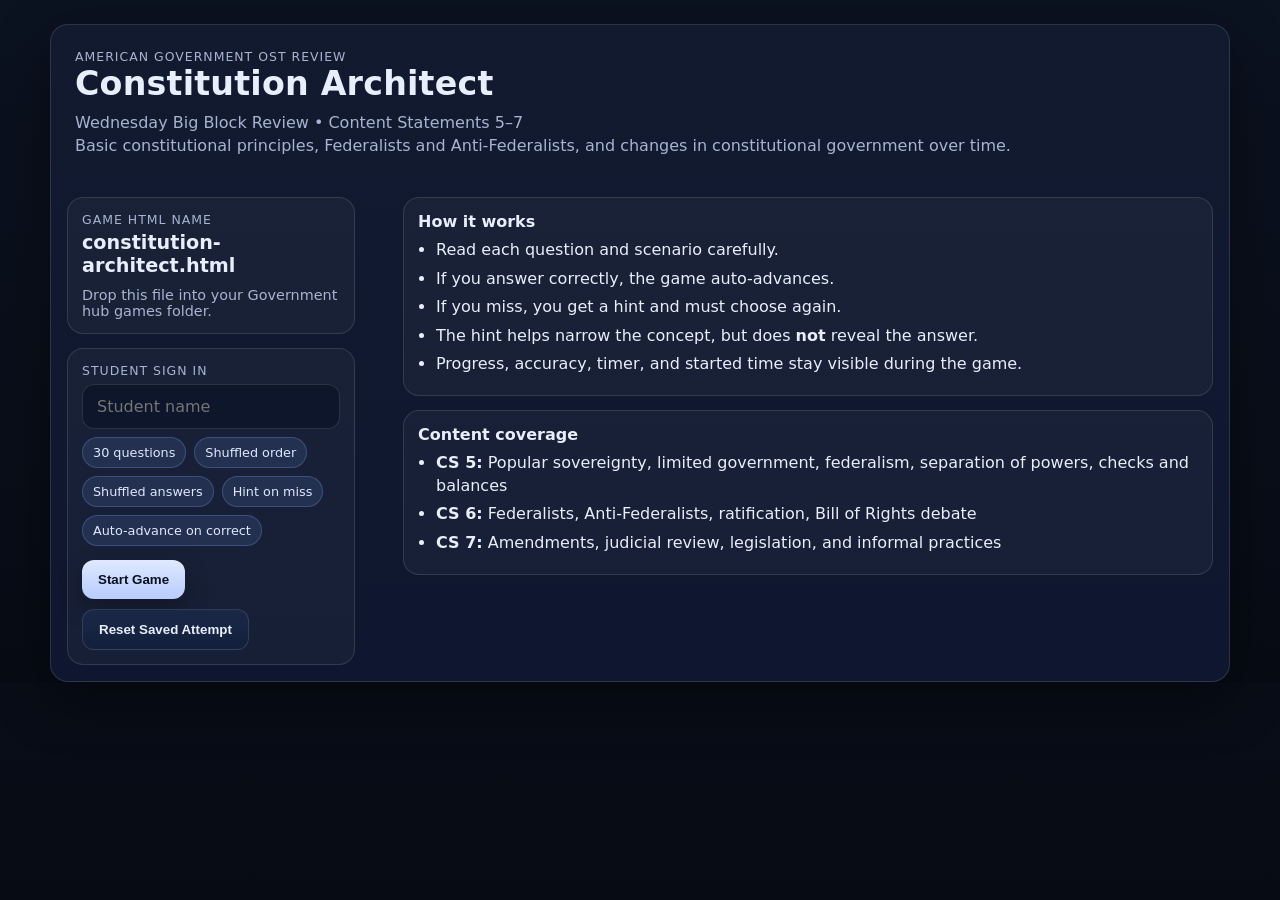
<file: games/constitution-architect.html>
<!doctype html>
<html lang="en">
<head>
  <meta charset="utf-8" />
  <meta name="viewport" content="width=device-width,initial-scale=1" />
  <title>Constitution Architect — American Government OST Review</title>
  <link rel="stylesheet" href="../styles.css" />
  <style>
    :root{
      --bg:#0b1220;
      --panel:#111a2f;
      --panel2:#0f1730;
      --text:#e7eefc;
      --muted:#a8b4cf;
      --line:rgba(255,255,255,.12);
      --good:#2bd576;
      --bad:#ff5c7a;
      --warn:#ffd166;
      --accent:#7aa2ff;
      --shadow:0 18px 55px rgba(0,0,0,.40);
      --radius:18px;
      --mono:ui-monospace,SFMono-Regular,Menlo,Monaco,Consolas,"Liberation Mono","Courier New",monospace;
    }
    *{box-sizing:border-box}
    html,body{margin:0;padding:0;background:linear-gradient(180deg,var(--bg),#070b14);color:var(--text);font-family:system-ui,-apple-system,Segoe UI,Roboto,Arial,sans-serif}
    .wrap{width:min(1180px,94vw);margin:24px auto}
    .panel{
      background:linear-gradient(180deg,var(--panel),var(--panel2));
      border:1px solid var(--line);
      border-radius:var(--radius);
      box-shadow:var(--shadow);
    }
    .screen{display:none}
    .screen.active{display:block}
    .hero{padding:24px}
    .title{font-size:clamp(1.5rem,2.6vw,2.35rem);font-weight:900;letter-spacing:.2px;margin:0 0 8px}
    .subtitle{color:var(--muted);line-height:1.45;margin:0}
    .topbar{
      display:grid;
      grid-template-columns:1.5fr repeat(4, minmax(110px,1fr));
      gap:10px;
      padding:14px;
      margin-bottom:16px;
      align-items:stretch;
    }
    .stat{
      border:1px solid var(--line);
      border-radius:14px;
      background:rgba(255,255,255,.04);
      padding:10px 12px;
      min-height:68px;
      display:flex;
      flex-direction:column;
      justify-content:center;
    }
    .stat .k{font-size:.78rem;color:var(--muted);margin-bottom:4px}
    .stat .v{font-weight:800;font-size:1rem}
    .studentCard .v{font-size:.98rem;line-height:1.2}
    .grid{display:grid;grid-template-columns:320px 1fr;gap:16px}
    .left,.right{padding:16px}
    .small{font-size:.9rem;color:var(--muted)}
    button{
      appearance:none;border:0;cursor:pointer;
      color:#08111f;font-weight:900;border-radius:12px;padding:12px 16px;
      background:linear-gradient(180deg,#dfe8ff,#b8ccff);
      box-shadow:0 10px 25px rgba(0,0,0,.25);
    }
    button.secondary{
      color:var(--text);
      background:linear-gradient(180deg,#1a2747,#13203c);
      border:1px solid var(--line);
      box-shadow:none;
    }
    button.warn{background:linear-gradient(180deg,#fff2bf,#ffd166)}
    .card{
      background:rgba(255,255,255,.035);
      border:1px solid var(--line);
      border-radius:16px;
      padding:14px;
    }
    .label{font-size:.78rem;color:var(--muted);text-transform:uppercase;letter-spacing:.08em}
    .gameName{font-size:1.2rem;font-weight:900;margin:4px 0 10px}
    .input{
      width:100%;margin-top:6px;
      background:#0d162a;color:var(--text);border:1px solid var(--line);
      border-radius:12px;padding:12px 14px;font:inherit;
    }
    .chips{display:flex;flex-wrap:wrap;gap:8px;margin-top:8px}
    .chip{
      font-size:.8rem;padding:7px 10px;border-radius:999px;
      background:rgba(122,162,255,.12);border:1px solid rgba(122,162,255,.28);color:#dfe8ff;
    }
    .qwrap{padding:18px}
    .qhead{display:flex;justify-content:space-between;gap:12px;align-items:flex-start;margin-bottom:10px}
    .qnum{font-size:.85rem;color:var(--muted);font-weight:800;letter-spacing:.06em;text-transform:uppercase}
    .qstd{font-size:.8rem;color:#cfe0ff;background:rgba(122,162,255,.13);border:1px solid rgba(122,162,255,.25);padding:6px 10px;border-radius:999px;white-space:nowrap}
    .passage{
      margin:10px 0 14px;
      background:rgba(255,255,255,.03);
      border-left:4px solid rgba(122,162,255,.7);
      border-radius:12px;
      padding:14px 14px 14px 16px;
      line-height:1.55;
      color:#deebff;
    }
    .question{font-size:1.08rem;line-height:1.45;font-weight:750;margin:0 0 14px}
    .choices{display:grid;gap:10px}
    .choice{
      width:100%;text-align:left;border:1px solid var(--line);
      background:rgba(255,255,255,.04);color:var(--text);border-radius:14px;
      padding:14px 14px 14px 48px;position:relative;font-weight:700;
      box-shadow:none;
      transition:background .15s ease, border-color .15s ease, transform .08s ease;
    }
    .choice::before{
      content:attr(data-letter);
      position:absolute;left:14px;top:50%;transform:translateY(-50%);
      width:22px;height:22px;border-radius:50%;
      background:rgba(255,255,255,.08);border:1px solid var(--line);
      display:grid;place-items:center;color:#dce7ff;font-size:.82rem;font-weight:900;
    }
    .choice:hover{background:rgba(255,255,255,.07)}
    .choice:active{transform:translateY(1px)}
    .choice.correct{border-color:rgba(43,213,118,.45);background:rgba(43,213,118,.12)}
    .choice.incorrect{border-color:rgba(255,92,122,.45);background:rgba(255,92,122,.12)}
    .choice.dimmed{opacity:.5}
    .feedback{
      margin-top:14px;border-radius:14px;padding:14px;border:1px solid var(--line);
      background:rgba(255,255,255,.04);display:none
    }
    .feedback.show{display:block}
    .feedback.good{border-color:rgba(43,213,118,.35);background:rgba(43,213,118,.10)}
    .feedback.bad{border-color:rgba(255,209,102,.35);background:rgba(255,209,102,.10)}
    .feedback .lead{font-weight:900;margin-bottom:6px}
    .feedback .hint{color:#fff3c7}
    .sideTitle{font-size:1rem;font-weight:900;margin:0 0 8px}
    .rules ul,.coverage ul{margin:8px 0 0 18px;padding:0}
    .rules li,.coverage li{margin:6px 0;line-height:1.4}
    .progressBar{
      width:100%;height:12px;border-radius:999px;background:rgba(255,255,255,.07);
      border:1px solid var(--line);overflow:hidden
    }
    .progressFill{
      height:100%;width:0%;
      background:linear-gradient(90deg,#79a6ff,#2bd576);
      transition:width .25s ease;
    }
    .legend{
      display:flex;justify-content:space-between;gap:12px;color:var(--muted);
      font-size:.9rem;margin-top:8px
    }
    .footBtns{display:flex;gap:10px;flex-wrap:wrap;margin-top:14px}
    .results{padding:24px}
    .scoreBig{font-size:clamp(2rem,5vw,3rem);font-weight:1000;line-height:1;margin:4px 0 8px}
    .resultGrid{display:grid;grid-template-columns:repeat(3,1fr);gap:12px;margin-top:16px}
    .resultBox{
      border:1px solid var(--line);border-radius:16px;padding:14px;background:rgba(255,255,255,.04)
    }
    .missedList{display:grid;gap:10px;margin-top:16px}
    .missedItem{
      border:1px solid var(--line);border-radius:14px;padding:12px;background:rgba(255,255,255,.035)
    }
    .muted{color:var(--muted)}
    .mini{font-size:.86rem}
    .mono{font-family:var(--mono)}
    .badge{
      display:inline-block;padding:6px 10px;border-radius:999px;
      border:1px solid var(--line);background:rgba(255,255,255,.05);font-size:.8rem;font-weight:800
    }
    .goodText{color:#93f0b7}
    .warnText{color:#ffe28b}
    .badText{color:#ffafc0}
    @media (max-width: 980px){
      .topbar{grid-template-columns:1fr 1fr}
      .grid{grid-template-columns:1fr}
      .resultGrid{grid-template-columns:1fr 1fr}
    }
    @media (max-width: 640px){
      .wrap{width:min(96vw,96vw);margin:12px auto}
      .topbar{grid-template-columns:1fr}
      .resultGrid{grid-template-columns:1fr}
      .qhead{flex-direction:column;align-items:flex-start}
      .left,.right,.qwrap,.hero,.results{padding:14px}
    }
  </style>
</head>
<body>
  <div class="wrap">

    <section id="startScreen" class="screen active panel">
      <div class="hero">
        <div class="label">American Government OST Review</div>
        <h1 class="title">Constitution Architect</h1>
        <p class="subtitle">
          Wednesday Big Block Review • Content Statements 5–7<br>
          Basic constitutional principles, Federalists and Anti-Federalists, and changes in constitutional government over time.
        </p>
      </div>

      <div class="grid">
        <div class="left">
          <div class="card">
            <div class="label">Game HTML Name</div>
            <div class="gameName">constitution-architect.html</div>
            <div class="small">Drop this file into your Government hub games folder.</div>
          </div>

          <div class="card" style="margin-top:14px">
            <div class="label">Student Sign In</div>
            <input id="studentName" class="input" type="text" placeholder="Student name" maxlength="40" />
            <div class="chips">
              <span class="chip">30 questions</span>
              <span class="chip">Shuffled order</span>
              <span class="chip">Shuffled answers</span>
              <span class="chip">Hint on miss</span>
              <span class="chip">Auto-advance on correct</span>
            </div>
            <div class="footBtns">
              <button id="startBtn">Start Game</button>
              <button id="resetSavedBtn" class="secondary">Reset Saved Attempt</button>
            </div>
          </div>
        </div>

        <div class="right">
          <div class="card rules">
            <h2 class="sideTitle">How it works</h2>
            <ul>
              <li>Read each question and scenario carefully.</li>
              <li>If you answer correctly, the game auto-advances.</li>
              <li>If you miss, you get a hint and must choose again.</li>
              <li>The hint helps narrow the concept, but does <strong>not</strong> reveal the answer.</li>
              <li>Progress, accuracy, timer, and started time stay visible during the game.</li>
            </ul>
          </div>

          <div class="card coverage" style="margin-top:14px">
            <h2 class="sideTitle">Content coverage</h2>
            <ul>
              <li><strong>CS 5:</strong> Popular sovereignty, limited government, federalism, separation of powers, checks and balances</li>
              <li><strong>CS 6:</strong> Federalists, Anti-Federalists, ratification, Bill of Rights debate</li>
              <li><strong>CS 7:</strong> Amendments, judicial review, legislation, and informal practices</li>
            </ul>
          </div>
        </div>
      </div>
    </section>

    <section id="gameScreen" class="screen">
      <div class="panel topbar">
        <div class="stat studentCard">
          <div class="k">Student</div>
          <div class="v" id="tbStudent">—</div>
        </div>
        <div class="stat">
          <div class="k">Progress</div>
          <div class="v" id="tbProgress">0 / 30</div>
        </div>
        <div class="stat">
          <div class="k">Accuracy</div>
          <div class="v" id="tbAccuracy">100%</div>
        </div>
        <div class="stat">
          <div class="k">Timer</div>
          <div class="v mono" id="tbTimer">00:00</div>
        </div>
        <div class="stat">
          <div class="k">Started</div>
          <div class="v mono mini" id="tbStarted">—</div>
        </div>
      </div>

      <div class="grid">
        <aside class="left panel">
          <div class="card">
            <div class="label">Game</div>
            <div class="gameName">Constitution Architect</div>
            <div class="small">Big Block Wednesday review for CS 5–7.</div>
          </div>

          <div class="card" style="margin-top:14px">
            <div class="label">Progress Bar</div>
            <div class="progressBar" aria-label="progress">
              <div class="progressFill" id="progressFill"></div>
            </div>
            <div class="legend">
              <span id="legendLeft">Question 1 of 30</span>
              <span id="legendRight">Mastery Run</span>
            </div>
          </div>

          <div class="card" style="margin-top:14px">
            <div class="label">Rules</div>
            <ul class="mini" style="margin:8px 0 0 18px;padding:0">
              <li>One best answer per question.</li>
              <li>On a miss, a hint appears and you choose again.</li>
              <li>Auto-advance happens only after the correct answer.</li>
              <li>Questions and answer choices are shuffled each new run.</li>
              <li>Restart is available for a fresh mastery attempt.</li>
            </ul>
          </div>

          <div class="footBtns" style="margin-top:14px">
            <button id="restartBtn" class="warn">Restart</button>
            <button id="backBtn" class="secondary">Back to Hub</button>
          </div>
        </aside>

        <main class="right panel">
          <div class="qwrap">
            <div class="qhead">
              <div>
                <div class="qnum" id="qNum">Question 1</div>
                <h2 class="question" id="qText">Loading...</h2>
              </div>
              <div class="qstd" id="qStandard">CS 5</div>
            </div>

            <div id="qPassage" class="passage" style="display:none"></div>

            <div id="choices" class="choices"></div>

            <div id="feedback" class="feedback">
              <div class="lead" id="fbLead"></div>
              <div id="fbExplain"></div>
              <div class="hint" id="fbHint" style="margin-top:8px"></div>
            </div>
          </div>
        </main>
      </div>
    </section>

    <section id="resultsScreen" class="screen panel">
      <div class="results">
        <div class="label">Results</div>
        <div class="scoreBig" id="finalScore">0 / 30</div>
        <div class="muted" id="finalMessage">Nice work.</div>

        <div class="resultGrid">
          <div class="resultBox">
            <div class="label">Student</div>
            <div class="gameName" id="resStudent">—</div>
          </div>
          <div class="resultBox">
            <div class="label">Accuracy</div>
            <div class="gameName" id="resAccuracy">0%</div>
          </div>
          <div class="resultBox">
            <div class="label">Time</div>
            <div class="gameName mono" id="resTime">00:00</div>
          </div>
        </div>

        <div class="card" style="margin-top:16px">
          <div class="label">Standards hit</div>
          <div class="chips" style="margin-top:10px">
            <span class="chip">CS 5 Constitutional Principles</span>
            <span class="chip">CS 6 Federalists / Anti-Federalists</span>
            <span class="chip">CS 7 Constitutional Change</span>
          </div>
        </div>

        <div class="card" style="margin-top:16px">
          <div class="label">Missed Questions Review</div>
          <div id="missedList" class="missedList">
            <div class="muted">Perfect run — no misses to review.</div>
          </div>
        </div>

        <div class="footBtns">
          <button id="playAgainBtn">Play Again</button>
          <button id="resultsBackBtn" class="secondary">Back to Hub</button>
        </div>
      </div>
    </section>

  </div>

  <script>
    const TOTAL_QUESTIONS = 30;
    const STORAGE_KEY = "gov_ost_constitution_architect_v1";
    const AUTO_ADVANCE_DELAY = 700;

    const QUESTION_BANK = [
      {
        standard:"CS 5",
        passage:"A civics teacher says that the U.S. government gets its authority from the people, not from a king or inherited power.",
        question:"Which constitutional principle is being described?",
        choices:["Popular sovereignty","Federalism","Judicial review","Reserved powers"],
        answer:"Popular sovereignty",
        explanation:"Popular sovereignty means the people are the source of governmental authority.",
        hint:"Think about the principle based on consent of the governed."
      },
      {
        standard:"CS 5",
        passage:"A city official argues that local government cannot simply create powers for itself unless those powers are granted under law.",
        question:"Which principle best matches this idea?",
        choices:["Limited government","Checks and balances","Electoral college","Strict scrutiny"],
        answer:"Limited government",
        explanation:"Limited government means government can only exercise powers that are granted to it.",
        hint:"Focus on the idea that government power has boundaries."
      },
      {
        standard:"CS 5",
        passage:"The national government handles foreign affairs while state governments regulate many local matters.",
        question:"Which principle does this best illustrate?",
        choices:["Federalism","Popular sovereignty","Impeachment","Judicial review"],
        answer:"Federalism",
        explanation:"Federalism divides power between national and state governments.",
        hint:"Look for the principle involving shared power between levels of government."
      },
      {
        standard:"CS 5",
        passage:"Congress writes laws, the president enforces them, and the courts interpret them.",
        question:"This structure is the best example of",
        choices:["Separation of powers","Reserved powers","Popular sovereignty","Direct democracy"],
        answer:"Separation of powers",
        explanation:"Separation of powers distributes authority among independent branches.",
        hint:"Which principle divides authority among branches?"
      },
      {
        standard:"CS 5",
        passage:"Congress can override a presidential veto, and courts can rule actions unconstitutional.",
        question:"Which principle is most clearly shown here?",
        choices:["Checks and balances","Federalism","Popular sovereignty","Term limits"],
        answer:"Checks and balances",
        explanation:"Checks and balances allow branches to restrain one another.",
        hint:"This principle is about one branch limiting another."
      },
      {
        standard:"CS 5",
        passage:"A student says the Constitution defines the United States as a federal republic.",
        question:"Which principle best supports the word 'federal' in that statement?",
        choices:["Federalism","Due process","Incorporation","Judicial restraint"],
        answer:"Federalism",
        explanation:"Federalism is the division of powers between national and state governments.",
        hint:"Think national and state power together."
      },
      {
        standard:"CS 5",
        passage:"A president cannot legally ignore a Supreme Court ruling simply because he disagrees with it.",
        question:"Which constitutional principle is most closely tied to this idea?",
        choices:["Limited government","Direct democracy","Reserved powers","Electoral majority"],
        answer:"Limited government",
        explanation:"Government officials are constrained by law and constitutional structure.",
        hint:"The key idea is that officials are not above the law."
      },
      {
        standard:"CS 5",
        passage:"The Framers wanted to prevent any one part of government from becoming too powerful.",
        question:"Which pair of principles best addresses that goal?",
        choices:[
          "Separation of powers and checks and balances",
          "Popular sovereignty and federalism",
          "Judicial review and direct democracy",
          "Federalism and electoral voting"
        ],
        answer:"Separation of powers and checks and balances",
        explanation:"Power is divided among branches and each branch can check the others.",
        hint:"One principle divides power; the other restrains power."
      },
      {
        standard:"CS 5",
        passage:"People vote for representatives, and those representatives govern under constitutional limits.",
        question:"Which principle is most directly reflected in the idea that government rules with public consent?",
        choices:["Popular sovereignty","Judicial review","Reserved powers","Ratification"],
        answer:"Popular sovereignty",
        explanation:"Popular sovereignty means government derives authority from the people.",
        hint:"Consent of the governed is the core phrase."
      },
      {
        standard:"CS 5",
        passage:"State governments control many education matters, while the national government regulates immigration and foreign policy.",
        question:"This is the clearest example of",
        choices:["Federalism","Separation of church and state","Incorporation","Legislative oversight"],
        answer:"Federalism",
        explanation:"Federalism divides authority among levels of government.",
        hint:"Think about the relationship between state and national governments."
      },
      {
        standard:"CS 6",
        passage:"A writer in 1788 supports ratification because the Articles of Confederation left the national government too weak to solve major problems.",
        question:"This writer would most likely be a",
        choices:["Federalist","Anti-Federalist","state judge","loyalist"],
        answer:"Federalist",
        explanation:"Federalists supported ratification and wanted a stronger national government.",
        hint:"Which side favored the Constitution because the Articles were too weak?"
      },
      {
        standard:"CS 6",
        passage:"An opponent of ratification warns that the new Constitution lacks protections for individual liberties.",
        question:"This concern most closely matches the views of",
        choices:["Anti-Federalists","Federalists","the Supreme Court","state legislatures only"],
        answer:"Anti-Federalists",
        explanation:"Anti-Federalists worried the national government would become too strong without a bill of rights.",
        hint:"This side feared centralized power and wanted clearer protections."
      },
      {
        standard:"CS 6",
        passage:"A speaker argues that the supremacy clause is necessary to make the national government effective.",
        question:"Which side would be more likely to agree?",
        choices:["Federalists","Anti-Federalists","local juries","county executives"],
        answer:"Federalists",
        explanation:"Federalists supported stronger national authority, including the supremacy clause.",
        hint:"Which side trusted the new Constitution more?"
      },
      {
        standard:"CS 6",
        passage:"A pamphlet claims the necessary and proper clause could let Congress stretch its power too far.",
        question:"This is most likely an example of which viewpoint?",
        choices:["Anti-Federalist","Federalist","executive","judicial"],
        answer:"Anti-Federalist",
        explanation:"Anti-Federalists feared broad clauses would expand national power too much.",
        hint:"Think skepticism toward implied national power."
      },
      {
        standard:"CS 6",
        passage:"A student reads two excerpts. One supports ratification and a stronger national government. The other warns about the danger of centralized power.",
        question:"These excerpts most likely represent the debate between",
        choices:[
          "Federalists and Anti-Federalists",
          "Whigs and Democrats",
          "the House and Senate",
          "state and local officials"
        ],
        answer:"Federalists and Anti-Federalists",
        explanation:"Those two groups framed the ratification debate over the Constitution.",
        hint:"This was the major constitutional debate at ratification."
      },
      {
        standard:"CS 6",
        passage:"One side argued that the Constitution should be approved. The other argued that liberties needed clearer protection from the national government.",
        question:"What was the major result of this debate?",
        choices:[
          "The Constitution was ratified and the Bill of Rights was added",
          "The Constitution was rejected and the Articles were kept permanently",
          "The presidency was eliminated",
          "The states lost all governing power"
        ],
        answer:"The Constitution was ratified and the Bill of Rights was added",
        explanation:"Federalists won ratification, but Anti-Federalist pressure helped secure the Bill of Rights.",
        hint:"Look for the answer that combines ratification with later protections."
      },
      {
        standard:"CS 6",
        passage:"A ratification supporter argues that the United States needs national power to tax and govern effectively.",
        question:"Which weakness of the Articles of Confederation is this person highlighting?",
        choices:[
          "The national government lacked enough practical power",
          "The presidency was too strong",
          "The judiciary controlled the states",
          "State governments were completely abolished"
        ],
        answer:"The national government lacked enough practical power",
        explanation:"Federalists often criticized the Articles for leaving the national government too weak to act effectively.",
        hint:"The clue is ineffective national power under the Articles."
      },
      {
        standard:"CS 6",
        passage:"A speaker says state governments should remain more powerful than the national government.",
        question:"Which side of the ratification debate would most likely agree?",
        choices:["Anti-Federalists","Federalists","national judges","cabinet members"],
        answer:"Anti-Federalists",
        explanation:"Anti-Federalists favored stronger state governments and were wary of centralized national authority.",
        hint:"Which side trusted state governments more?"
      },
      {
        standard:"CS 6",
        passage:"A Federalist and an Anti-Federalist disagree over whether a bill of rights is necessary.",
        question:"Why did Anti-Federalists think it was needed?",
        choices:[
          "To protect citizens from possible abuse by the national government",
          "To weaken every state government immediately",
          "To remove the need for courts",
          "To prevent elections from taking place"
        ],
        answer:"To protect citizens from possible abuse by the national government",
        explanation:"Anti-Federalists wanted explicit protections for individual liberties.",
        hint:"The key issue was protection from government power."
      },
      {
        standard:"CS 6",
        passage:"A writer defends the Constitution by arguing that the national government must be supreme in some areas to solve national problems.",
        question:"This position is most consistent with",
        choices:["Federalist thought","Anti-Federalist thought","localist thought","judicial neutrality only"],
        answer:"Federalist thought",
        explanation:"Federalists argued that the national government needed greater authority than under the Articles.",
        hint:"Which side believed stronger national power was necessary?"
      },
      {
        standard:"CS 7",
        passage:"The states ratify an amendment changing presidential succession procedures.",
        question:"This is an example of constitutional change through",
        choices:["formal amendment","judicial interpretation","executive enforcement","informal custom only"],
        answer:"formal amendment",
        explanation:"Amendments are the formal constitutional method of change.",
        hint:"This is the official written change process."
      },
      {
        standard:"CS 7",
        passage:"The Supreme Court interprets a constitutional clause in a way that affects how government acts today.",
        question:"This best shows constitutional change through",
        choices:["judicial decision","state referendum","executive order only","party platform"],
        answer:"judicial decision",
        explanation:"Supreme Court decisions can clarify, extend, and shape constitutional meaning.",
        hint:"Which branch interprets the Constitution in cases?"
      },
      {
        standard:"CS 7",
        passage:"Congress passes a civil rights law that gives more detailed direction for applying constitutional principles.",
        question:"This is the best example of change through",
        choices:["legislation","ratification convention","impeachment","electoral custom"],
        answer:"legislation",
        explanation:"Congress can build on the constitutional framework by passing laws.",
        hint:"Which branch adds detail through statutes?"
      },
      {
        standard:"CS 7",
        passage:"Congress regularly investigates executive agencies to gather information and monitor enforcement.",
        question:"This practice is best described as",
        choices:["legislative oversight","popular sovereignty","reserved powers","double jeopardy"],
        answer:"legislative oversight",
        explanation:"Legislative oversight is an informal practice that developed as part of how government functions.",
        hint:"This is the informal practice specifically named in the standards."
      },
      {
        standard:"CS 7",
        passage:"A student says the Constitution's basic principles never change in meaning because the words stay the same.",
        question:"Which response best corrects that statement?",
        choices:[
          "Their meaning and application can change through amendments, court rulings, laws, and informal practices",
          "Only presidents can change constitutional meaning",
          "State governments may ignore the Constitution if needed",
          "The Constitution is rewritten every decade"
        ],
        answer:"Their meaning and application can change through amendments, court rulings, laws, and informal practices",
        explanation:"CS 7 emphasizes that constitutional government changes in multiple ways over time.",
        hint:"Think broader than just the written words."
      },
      {
        standard:"CS 7",
        passage:"A Court ruling declares an act of government unconstitutional.",
        question:"Which constitutional power is being exercised?",
        choices:["Judicial review","Ratification","Reserved powers","Legislative oversight"],
        answer:"Judicial review",
        explanation:"Judicial review allows courts to declare laws or government actions unconstitutional.",
        hint:"This power belongs to the courts."
      },
      {
        standard:"CS 7",
        passage:"A new constitutional amendment voids or replaces an earlier constitutional provision.",
        question:"This example shows that amendments can",
        choices:[
          "add to, modify, replace, or void earlier constitutional provisions",
          "only create state laws",
          "only affect elections",
          "replace the entire judiciary"
        ],
        answer:"add to, modify, replace, or void earlier constitutional provisions",
        explanation:"The standards explicitly note that amendments can change previous constitutional text in multiple ways.",
        hint:"Amendments do more than just add new text."
      },
      {
        standard:"CS 7",
        passage:"Congress wants information from executive agencies so it can decide whether new laws are needed.",
        question:"Why is this an important example of constitutional change?",
        choices:[
          "It shows how informal practices shape how constitutional government works in reality",
          "It proves the Constitution is no longer relevant",
          "It eliminates separation of powers",
          "It transfers executive power to the states"
        ],
        answer:"It shows how informal practices shape how constitutional government works in reality",
        explanation:"Informal practices can change how constitutional government is implemented over time.",
        hint:"This question is about real-world government practice beyond exact text."
      },
      {
        standard:"CS 7",
        passage:"A Supreme Court decision clarifies a constitutional provision in a way that affects civil rights protections.",
        question:"This most clearly shows that the Court can",
        choices:[
          "extend and clarify constitutional meaning",
          "ratify amendments by itself",
          "rewrite the Constitution without cases",
          "control state elections directly"
        ],
        answer:"extend and clarify constitutional meaning",
        explanation:"Court decisions can clarify and extend the meaning of constitutional provisions.",
        hint:"Focus on interpretation and application."
      },
      {
        standard:"CS 7",
        passage:"A teacher asks for the best summary of how constitutional government changes over time.",
        question:"Which answer is best?",
        choices:[
          "Through amendments, Supreme Court decisions, legislation, and informal practices",
          "Only through amendments and elections",
          "Only through judicial review",
          "Only through state constitutions"
        ],
        answer:"Through amendments, Supreme Court decisions, legislation, and informal practices",
        explanation:"That is the full framework given in CS 7.",
        hint:"The right answer includes all four mechanisms."
      }
    ];

    const $ = sel => document.querySelector(sel);

    function shuffleArray(arr){
      const a = arr.slice();
      for(let i=a.length-1;i>0;i--){
        const j = Math.floor(Math.random()*(i+1));
        [a[i],a[j]] = [a[j],a[i]];
      }
      return a;
    }

    function formatTime(sec){
      const m = Math.floor(sec/60).toString().padStart(2,'0');
      const s = Math.floor(sec%60).toString().padStart(2,'0');
      return `${m}:${s}`;
    }

    function nowStamp(){
      const d = new Date();
      return d.toLocaleString([], {
        year:'2-digit', month:'2-digit', day:'2-digit',
        hour:'2-digit', minute:'2-digit'
      });
    }

    function escapeHtml(str){
      return String(str)
        .replaceAll('&','&amp;')
        .replaceAll('<','&lt;')
        .replaceAll('>','&gt;')
        .replaceAll('"','&quot;')
        .replaceAll("'","&#39;");
    }

    function goHub(){
      window.location.href = "../index.html";
    }

    let state = {
      student:"",
      startedAt:"",
      questionSet:[],
      index:0,
      correct:0,
      answered:0,
      misses:[],
      answeredCurrent:false,
      attemptsOnCurrent:0,
      timerSec:0,
      timerId:null,
      autoAdvanceId:null
    };

    function buildQuestionSet(){
      return shuffleArray(QUESTION_BANK).slice(0, TOTAL_QUESTIONS).map(q => ({
        ...q,
        shuffledChoices: shuffleArray(q.choices)
      }));
    }

    function saveState(){
      const safe = {
        ...state,
        timerId:null,
        autoAdvanceId:null
      };
      localStorage.setItem(STORAGE_KEY, JSON.stringify(safe));
    }

    function loadState(){
      try{
        const raw = localStorage.getItem(STORAGE_KEY);
        if(!raw) return null;
        return JSON.parse(raw);
      }catch(e){
        return null;
      }
    }

    function clearState(){
      localStorage.removeItem(STORAGE_KEY);
    }

    function startTimer(){
      stopTimer();
      state.timerId = setInterval(() => {
        state.timerSec++;
        $("#tbTimer").textContent = formatTime(state.timerSec);
        saveState();
      }, 1000);
    }

    function stopTimer(){
      if(state.timerId) clearInterval(state.timerId);
      state.timerId = null;
      if(state.autoAdvanceId) clearTimeout(state.autoAdvanceId);
      state.autoAdvanceId = null;
    }

    function showScreen(id){
      ["startScreen","gameScreen","resultsScreen"].forEach(s => {
        document.getElementById(s).classList.toggle("active", s===id);
      });
    }

    function updateTopbar(){
      $("#tbStudent").textContent = state.student || "—";
      $("#tbProgress").textContent = `${state.answered} / ${TOTAL_QUESTIONS}`;
      const acc = state.answered ? Math.round((state.correct / state.answered) * 100) : 100;
      $("#tbAccuracy").textContent = `${acc}%`;
      $("#tbTimer").textContent = formatTime(state.timerSec);
      $("#tbStarted").textContent = state.startedAt || "—";
      $("#progressFill").style.width = `${(state.answered / TOTAL_QUESTIONS) * 100}%`;
      $("#legendLeft").textContent = `Question ${Math.min(state.index + 1, TOTAL_QUESTIONS)} of ${TOTAL_QUESTIONS}`;
      $("#legendRight").textContent = acc === 100 ? "Mastery Run" : "Keep Grinding";
    }

    function renderQuestion(){
      updateTopbar();

      const q = state.questionSet[state.index];
      if(!q){
        finishGame();
        return;
      }

      $("#qNum").textContent = `Question ${state.index + 1}`;
      $("#qText").textContent = q.question;
      $("#qStandard").textContent = q.standard;

      const passageEl = $("#qPassage");
      if(q.passage && q.passage.trim()){
        passageEl.style.display = "block";
        passageEl.innerHTML = escapeHtml(q.passage);
      } else {
        passageEl.style.display = "none";
        passageEl.textContent = "";
      }

      const choicesEl = $("#choices");
      choicesEl.innerHTML = "";
      const letters = ["A","B","C","D"];

      q.shuffledChoices.forEach((choice, i) => {
        const btn = document.createElement("button");
        btn.className = "choice";
        btn.type = "button";
        btn.dataset.letter = letters[i];
        btn.innerHTML = escapeHtml(choice);
        btn.addEventListener("click", () => handleAnswer(choice, btn));
        choicesEl.appendChild(btn);
      });

      state.answeredCurrent = false;
      state.attemptsOnCurrent = 0;

      const fb = $("#feedback");
      fb.className = "feedback";
      fb.innerHTML = `<div class="lead" id="fbLead"></div><div id="fbExplain"></div><div class="hint" id="fbHint" style="margin-top:8px"></div>`;

      saveState();
    }

    function showFeedback(type, lead, explain, hint){
      const fb = $("#feedback");
      fb.className = `feedback show ${type}`;
      $("#fbLead").textContent = lead;
      $("#fbExplain").innerHTML = explain || "";
      $("#fbHint").innerHTML = hint ? `<strong>Hint:</strong> ${escapeHtml(hint)}` : "";
    }

    function disableAllChoices(){
      [...document.querySelectorAll(".choice")].forEach(btn => btn.disabled = true);
    }

    function scheduleAutoAdvance(){
      if(state.autoAdvanceId) clearTimeout(state.autoAdvanceId);
      state.autoAdvanceId = setTimeout(() => {
        nextQuestion();
      }, AUTO_ADVANCE_DELAY);
    }

    function handleAnswer(selected, btnEl){
      if(state.answeredCurrent) return;

      const q = state.questionSet[state.index];
      const isCorrect = selected === q.answer;
      state.attemptsOnCurrent++;

      if(isCorrect){
        state.answeredCurrent = true;
        state.answered++;
        state.correct++;

        disableAllChoices();

        [...document.querySelectorAll(".choice")].forEach(btn => {
          const txt = btn.textContent;
          if(txt === q.answer) btn.classList.add("correct");
          else btn.classList.add("dimmed");
        });

        showFeedback(
          "good",
          "Correct",
          `<div>${escapeHtml(q.explanation)}</div><div style="margin-top:8px"><em>Advancing...</em></div>`,
          ""
        );

        updateTopbar();
        saveState();
        scheduleAutoAdvance();
        return;
      }

      btnEl.classList.add("incorrect");
      btnEl.disabled = true;

      if(state.attemptsOnCurrent === 1){
        state.answered++;
        state.misses.push({
          standard:q.standard,
          question:q.question,
          selected,
          answer:q.answer,
          explanation:q.explanation
        });
      }

      showFeedback(
        "bad",
        "Try again",
        `<div>${escapeHtml(q.explanation)}</div><div style="margin-top:8px">Use the hint, then choose again.</div>`,
        q.hint
      );

      updateTopbar();
      saveState();
    }

    function nextQuestion(){
      state.index++;
      if(state.index >= TOTAL_QUESTIONS){
        finishGame();
      } else {
        renderQuestion();
      }
    }

    function finishGame(){
      stopTimer();
      clearState();

      const acc = state.answered ? Math.round((state.correct / state.answered) * 100) : 0;
      $("#finalScore").textContent = `${state.correct} / ${TOTAL_QUESTIONS}`;
      $("#finalMessage").innerHTML =
        acc === 100
          ? `<span class="goodText">Perfect mastery run.</span> Outstanding work.`
          : acc >= 85
            ? `<span class="warnText">Strong run.</span> Review the misses and go again for mastery.`
            : `<span class="badText">Good start.</span> Review the concepts and restart for a stronger score.`;

      $("#resStudent").textContent = state.student || "—";
      $("#resAccuracy").textContent = `${acc}%`;
      $("#resTime").textContent = formatTime(state.timerSec);

      const list = $("#missedList");
      if(!state.misses.length){
        list.innerHTML = `<div class="muted">Perfect run — no misses to review.</div>`;
      } else {
        list.innerHTML = state.misses.map((m, i) => `
          <div class="missedItem">
            <div class="badge">${escapeHtml(m.standard)}</div>
            <div style="margin-top:8px;font-weight:800">${i+1}. ${escapeHtml(m.question)}</div>
            <div class="mini muted" style="margin-top:6px"><strong>First miss:</strong> ${escapeHtml(m.selected)}</div>
            <div class="mini" style="margin-top:4px"><strong>Correct answer:</strong> ${escapeHtml(m.answer)}</div>
            <div class="mini muted" style="margin-top:6px">${escapeHtml(m.explanation)}</div>
          </div>
        `).join("");
      }

      showScreen("resultsScreen");
    }

    function startFreshGame(){
      const student = $("#studentName").value.trim();

      if(!student){
        alert("Please enter the student name before starting.");
        return;
      }

      state = {
        student,
        startedAt: nowStamp(),
        questionSet: buildQuestionSet(),
        index:0,
        correct:0,
        answered:0,
        misses:[],
        answeredCurrent:false,
        attemptsOnCurrent:0,
        timerSec:0,
        timerId:null,
        autoAdvanceId:null
      };

      $("#tbStarted").textContent = state.startedAt;
      showScreen("gameScreen");
      renderQuestion();
      startTimer();
      saveState();
    }

    function restoreSavedGame(saved){
      state = {
        ...saved,
        timerId:null,
        autoAdvanceId:null
      };
      $("#studentName").value = state.student || "";
      showScreen("gameScreen");
      renderQuestion();
      startTimer();
    }

    $("#startBtn").addEventListener("click", startFreshGame);
    $("#resetSavedBtn").addEventListener("click", () => {
      clearState();
      alert("Saved attempt cleared.");
    });
    $("#restartBtn").addEventListener("click", () => {
      if(confirm("Restart this game with a fresh shuffled run?")){
        stopTimer();
        clearState();
        showScreen("startScreen");
      }
    });
    $("#backBtn").addEventListener("click", goHub);
    $("#resultsBackBtn").addEventListener("click", goHub);
    $("#playAgainBtn").addEventListener("click", () => {
      stopTimer();
      showScreen("startScreen");
    });

    (() => {
      const saved = loadState();
      if(saved && saved.questionSet && Array.isArray(saved.questionSet) && saved.questionSet.length){
        const resume = confirm("Resume saved attempt for Constitution Architect?");
        if(resume){
          restoreSavedGame(saved);
        } else {
          clearState();
        }
      }
    })();
  </script>
</body>
</html>
</file>
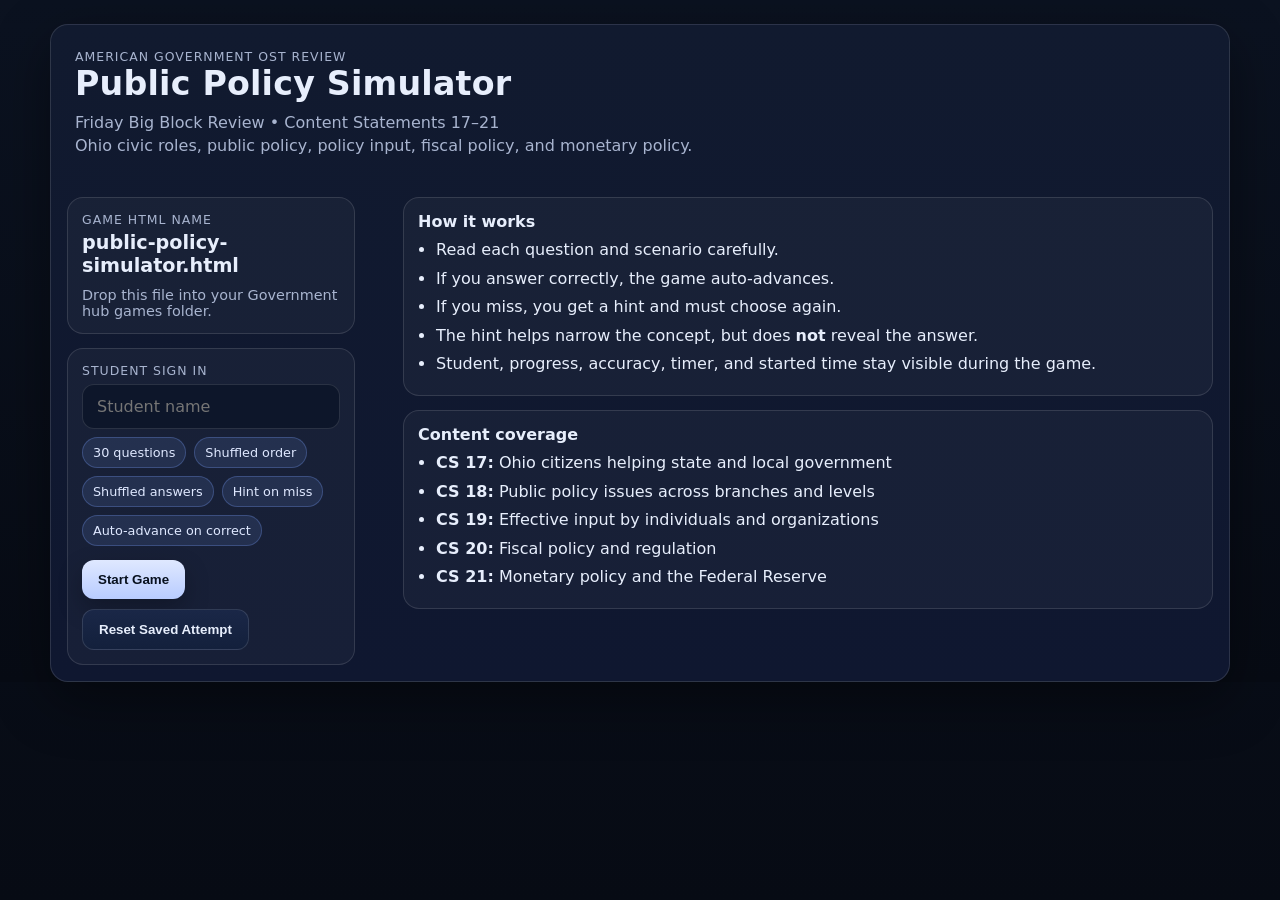
<file: games/public-policy-simulator.html>
<!doctype html>
<html lang="en">
<head>
  <meta charset="utf-8" />
  <meta name="viewport" content="width=device-width,initial-scale=1" />
  <title>Public Policy Simulator — American Government OST Review</title>
  <link rel="stylesheet" href="../styles.css" />
  <style>
    :root{
      --bg:#0b1220;
      --panel:#111a2f;
      --panel2:#0f1730;
      --text:#e7eefc;
      --muted:#a8b4cf;
      --line:rgba(255,255,255,.12);
      --good:#2bd576;
      --bad:#ff5c7a;
      --warn:#ffd166;
      --accent:#7aa2ff;
      --shadow:0 18px 55px rgba(0,0,0,.40);
      --radius:18px;
      --mono:ui-monospace,SFMono-Regular,Menlo,Monaco,Consolas,"Liberation Mono","Courier New",monospace;
    }
    *{box-sizing:border-box}
    html,body{margin:0;padding:0;background:linear-gradient(180deg,var(--bg),#070b14);color:var(--text);font-family:system-ui,-apple-system,Segoe UI,Roboto,Arial,sans-serif}
    .wrap{width:min(1180px,94vw);margin:24px auto}
    .panel{
      background:linear-gradient(180deg,var(--panel),var(--panel2));
      border:1px solid var(--line);
      border-radius:var(--radius);
      box-shadow:var(--shadow);
    }
    .screen{display:none}
    .screen.active{display:block}
    .hero{padding:24px}
    .title{font-size:clamp(1.5rem,2.6vw,2.35rem);font-weight:900;letter-spacing:.2px;margin:0 0 8px}
    .subtitle{color:var(--muted);line-height:1.45;margin:0}
    .topbar{
      display:grid;
      grid-template-columns:1.5fr repeat(4, minmax(110px,1fr));
      gap:10px;
      padding:14px;
      margin-bottom:16px;
      align-items:stretch;
    }
    .stat{
      border:1px solid var(--line);
      border-radius:14px;
      background:rgba(255,255,255,.04);
      padding:10px 12px;
      min-height:68px;
      display:flex;
      flex-direction:column;
      justify-content:center;
    }
    .stat .k{font-size:.78rem;color:var(--muted);margin-bottom:4px}
    .stat .v{font-weight:800;font-size:1rem}
    .studentCard .v{font-size:.98rem;line-height:1.2}
    .grid{display:grid;grid-template-columns:320px 1fr;gap:16px}
    .left,.right{padding:16px}
    .small{font-size:.9rem;color:var(--muted)}
    button{
      appearance:none;border:0;cursor:pointer;
      color:#08111f;font-weight:900;border-radius:12px;padding:12px 16px;
      background:linear-gradient(180deg,#dfe8ff,#b8ccff);
      box-shadow:0 10px 25px rgba(0,0,0,.25);
    }
    button.secondary{
      color:var(--text);
      background:linear-gradient(180deg,#1a2747,#13203c);
      border:1px solid var(--line);
      box-shadow:none;
    }
    button.warn{background:linear-gradient(180deg,#fff2bf,#ffd166)}
    .card{
      background:rgba(255,255,255,.035);
      border:1px solid var(--line);
      border-radius:16px;
      padding:14px;
    }
    .label{font-size:.78rem;color:var(--muted);text-transform:uppercase;letter-spacing:.08em}
    .gameName{font-size:1.2rem;font-weight:900;margin:4px 0 10px}
    .input{
      width:100%;margin-top:6px;
      background:#0d162a;color:var(--text);border:1px solid var(--line);
      border-radius:12px;padding:12px 14px;font:inherit;
    }
    .chips{display:flex;flex-wrap:wrap;gap:8px;margin-top:8px}
    .chip{
      font-size:.8rem;padding:7px 10px;border-radius:999px;
      background:rgba(122,162,255,.12);border:1px solid rgba(122,162,255,.28);color:#dfe8ff;
    }
    .qwrap{padding:18px}
    .qhead{display:flex;justify-content:space-between;gap:12px;align-items:flex-start;margin-bottom:10px}
    .qnum{font-size:.85rem;color:var(--muted);font-weight:800;letter-spacing:.06em;text-transform:uppercase}
    .qstd{font-size:.8rem;color:#cfe0ff;background:rgba(122,162,255,.13);border:1px solid rgba(122,162,255,.25);padding:6px 10px;border-radius:999px;white-space:nowrap}
    .passage{
      margin:10px 0 14px;
      background:rgba(255,255,255,.03);
      border-left:4px solid rgba(122,162,255,.7);
      border-radius:12px;
      padding:14px 14px 14px 16px;
      line-height:1.55;
      color:#deebff;
    }
    .question{font-size:1.08rem;line-height:1.45;font-weight:750;margin:0 0 14px}
    .choices{display:grid;gap:10px}
    .choice{
      width:100%;text-align:left;border:1px solid var(--line);
      background:rgba(255,255,255,.04);color:var(--text);border-radius:14px;
      padding:14px 14px 14px 48px;position:relative;font-weight:700;
      box-shadow:none;
      transition:background .15s ease, border-color .15s ease, transform .08s ease;
    }
    .choice::before{
      content:attr(data-letter);
      position:absolute;left:14px;top:50%;transform:translateY(-50%);
      width:22px;height:22px;border-radius:50%;
      background:rgba(255,255,255,.08);border:1px solid var(--line);
      display:grid;place-items:center;color:#dce7ff;font-size:.82rem;font-weight:900;
    }
    .choice:hover{background:rgba(255,255,255,.07)}
    .choice:active{transform:translateY(1px)}
    .choice.correct{border-color:rgba(43,213,118,.45);background:rgba(43,213,118,.12)}
    .choice.incorrect{border-color:rgba(255,92,122,.45);background:rgba(255,92,122,.12)}
    .choice.dimmed{opacity:.5}
    .feedback{
      margin-top:14px;border-radius:14px;padding:14px;border:1px solid var(--line);
      background:rgba(255,255,255,.04);display:none
    }
    .feedback.show{display:block}
    .feedback.good{border-color:rgba(43,213,118,.35);background:rgba(43,213,118,.10)}
    .feedback.bad{border-color:rgba(255,209,102,.35);background:rgba(255,209,102,.10)}
    .feedback .lead{font-weight:900;margin-bottom:6px}
    .feedback .hint{color:#fff3c7}
    .sideTitle{font-size:1rem;font-weight:900;margin:0 0 8px}
    .rules ul,.coverage ul{margin:8px 0 0 18px;padding:0}
    .rules li,.coverage li{margin:6px 0;line-height:1.4}
    .progressBar{
      width:100%;height:12px;border-radius:999px;background:rgba(255,255,255,.07);
      border:1px solid var(--line);overflow:hidden
    }
    .progressFill{
      height:100%;width:0%;
      background:linear-gradient(90deg,#79a6ff,#2bd576);
      transition:width .25s ease;
    }
    .legend{
      display:flex;justify-content:space-between;gap:12px;color:var(--muted);
      font-size:.9rem;margin-top:8px
    }
    .footBtns{display:flex;gap:10px;flex-wrap:wrap;margin-top:14px}
    .results{padding:24px}
    .scoreBig{font-size:clamp(2rem,5vw,3rem);font-weight:1000;line-height:1;margin:4px 0 8px}
    .resultGrid{display:grid;grid-template-columns:repeat(3,1fr);gap:12px;margin-top:16px}
    .resultBox{
      border:1px solid var(--line);border-radius:16px;padding:14px;background:rgba(255,255,255,.04)
    }
    .missedList{display:grid;gap:10px;margin-top:16px}
    .missedItem{
      border:1px solid var(--line);border-radius:14px;padding:12px;background:rgba(255,255,255,.035)
    }
    .muted{color:var(--muted)}
    .mini{font-size:.86rem}
    .mono{font-family:var(--mono)}
    .badge{
      display:inline-block;padding:6px 10px;border-radius:999px;
      border:1px solid var(--line);background:rgba(255,255,255,.05);font-size:.8rem;font-weight:800
    }
    .goodText{color:#93f0b7}
    .warnText{color:#ffe28b}
    .badText{color:#ffafc0}
    @media (max-width: 980px){
      .topbar{grid-template-columns:1fr 1fr}
      .grid{grid-template-columns:1fr}
      .resultGrid{grid-template-columns:1fr 1fr}
    }
    @media (max-width: 640px){
      .wrap{width:min(96vw,96vw);margin:12px auto}
      .topbar{grid-template-columns:1fr}
      .resultGrid{grid-template-columns:1fr}
      .qhead{flex-direction:column;align-items:flex-start}
      .left,.right,.qwrap,.hero,.results{padding:14px}
    }
  </style>
</head>
<body>
  <div class="wrap">

    <section id="startScreen" class="screen active panel">
      <div class="hero">
        <div class="label">American Government OST Review</div>
        <h1 class="title">Public Policy Simulator</h1>
        <p class="subtitle">
          Friday Big Block Review • Content Statements 17–21<br>
          Ohio civic roles, public policy, policy input, fiscal policy, and monetary policy.
        </p>
      </div>

      <div class="grid">
        <div class="left">
          <div class="card">
            <div class="label">Game HTML Name</div>
            <div class="gameName">public-policy-simulator.html</div>
            <div class="small">Drop this file into your Government hub games folder.</div>
          </div>

          <div class="card" style="margin-top:14px">
            <div class="label">Student Sign In</div>
            <input id="studentName" class="input" type="text" placeholder="Student name" maxlength="40" />
            <div class="chips">
              <span class="chip">30 questions</span>
              <span class="chip">Shuffled order</span>
              <span class="chip">Shuffled answers</span>
              <span class="chip">Hint on miss</span>
              <span class="chip">Auto-advance on correct</span>
            </div>
            <div class="footBtns">
              <button id="startBtn">Start Game</button>
              <button id="resetSavedBtn" class="secondary">Reset Saved Attempt</button>
            </div>
          </div>
        </div>

        <div class="right">
          <div class="card rules">
            <h2 class="sideTitle">How it works</h2>
            <ul>
              <li>Read each question and scenario carefully.</li>
              <li>If you answer correctly, the game auto-advances.</li>
              <li>If you miss, you get a hint and must choose again.</li>
              <li>The hint helps narrow the concept, but does <strong>not</strong> reveal the answer.</li>
              <li>Student, progress, accuracy, timer, and started time stay visible during the game.</li>
            </ul>
          </div>

          <div class="card coverage" style="margin-top:14px">
            <h2 class="sideTitle">Content coverage</h2>
            <ul>
              <li><strong>CS 17:</strong> Ohio citizens helping state and local government</li>
              <li><strong>CS 18:</strong> Public policy issues across branches and levels</li>
              <li><strong>CS 19:</strong> Effective input by individuals and organizations</li>
              <li><strong>CS 20:</strong> Fiscal policy and regulation</li>
              <li><strong>CS 21:</strong> Monetary policy and the Federal Reserve</li>
            </ul>
          </div>
        </div>
      </div>
    </section>

    <section id="gameScreen" class="screen">
      <div class="panel topbar">
        <div class="stat studentCard">
          <div class="k">Student</div>
          <div class="v" id="tbStudent">—</div>
        </div>
        <div class="stat">
          <div class="k">Progress</div>
          <div class="v" id="tbProgress">0 / 30</div>
        </div>
        <div class="stat">
          <div class="k">Accuracy</div>
          <div class="v" id="tbAccuracy">100%</div>
        </div>
        <div class="stat">
          <div class="k">Timer</div>
          <div class="v mono" id="tbTimer">00:00</div>
        </div>
        <div class="stat">
          <div class="k">Started</div>
          <div class="v mono mini" id="tbStarted">—</div>
        </div>
      </div>

      <div class="grid">
        <aside class="left panel">
          <div class="card">
            <div class="label">Game</div>
            <div class="gameName">Public Policy Simulator</div>
            <div class="small">Big Block Friday review for CS 17–21.</div>
          </div>

          <div class="card" style="margin-top:14px">
            <div class="label">Progress Bar</div>
            <div class="progressBar" aria-label="progress">
              <div class="progressFill" id="progressFill"></div>
            </div>
            <div class="legend">
              <span id="legendLeft">Question 1 of 30</span>
              <span id="legendRight">Mastery Run</span>
            </div>
          </div>

          <div class="card" style="margin-top:14px">
            <div class="label">Rules</div>
            <ul class="mini" style="margin:8px 0 0 18px;padding:0">
              <li>One best answer per question.</li>
              <li>On a miss, a hint appears and you choose again.</li>
              <li>Auto-advance happens only after the correct answer.</li>
              <li>Questions and answer choices are shuffled each new run.</li>
              <li>Restart is available for a fresh mastery attempt.</li>
            </ul>
          </div>

          <div class="footBtns" style="margin-top:14px">
            <button id="restartBtn" class="warn">Restart</button>
            <button id="backBtn" class="secondary">Back to Hub</button>
          </div>
        </aside>

        <main class="right panel">
          <div class="qwrap">
            <div class="qhead">
              <div>
                <div class="qnum" id="qNum">Question 1</div>
                <h2 class="question" id="qText">Loading...</h2>
              </div>
              <div class="qstd" id="qStandard">CS 17</div>
            </div>

            <div id="qPassage" class="passage" style="display:none"></div>

            <div id="choices" class="choices"></div>

            <div id="feedback" class="feedback">
              <div class="lead" id="fbLead"></div>
              <div id="fbExplain"></div>
              <div class="hint" id="fbHint" style="margin-top:8px"></div>
            </div>
          </div>
        </main>
      </div>
    </section>

    <section id="resultsScreen" class="screen panel">
      <div class="results">
        <div class="label">Results</div>
        <div class="scoreBig" id="finalScore">0 / 30</div>
        <div class="muted" id="finalMessage">Nice work.</div>

        <div class="resultGrid">
          <div class="resultBox">
            <div class="label">Student</div>
            <div class="gameName" id="resStudent">—</div>
          </div>
          <div class="resultBox">
            <div class="label">Accuracy</div>
            <div class="gameName" id="resAccuracy">0%</div>
          </div>
          <div class="resultBox">
            <div class="label">Time</div>
            <div class="gameName mono" id="resTime">00:00</div>
          </div>
        </div>

        <div class="card" style="margin-top:16px">
          <div class="label">Standards hit</div>
          <div class="chips" style="margin-top:10px">
            <span class="chip">CS 17 Ohio Civic Roles</span>
            <span class="chip">CS 18 Public Policy</span>
            <span class="chip">CS 19 Policy Input</span>
            <span class="chip">CS 20 Fiscal Policy</span>
            <span class="chip">CS 21 Monetary Policy</span>
          </div>
        </div>

        <div class="card" style="margin-top:16px">
          <div class="label">Missed Questions Review</div>
          <div id="missedList" class="missedList">
            <div class="muted">Perfect run — no misses to review.</div>
          </div>
        </div>

        <div class="footBtns">
          <button id="playAgainBtn">Play Again</button>
          <button id="resultsBackBtn" class="secondary">Back to Hub</button>
        </div>
      </div>
    </section>

  </div>

  <script>
    const TOTAL_QUESTIONS = 30;
    const STORAGE_KEY = "gov_ost_public_policy_simulator_v2";
    const AUTO_ADVANCE_DELAY = 700;

    const QUESTION_BANK = [
      {
        standard:"CS 17",
        passage:"Residents in an Ohio town are concerned about flooding on a neighborhood road.",
        question:"Which action best shows a citizen helping local government address the problem?",
        choices:[
          "Attending a local board meeting and presenting concerns",
          "Ratifying a treaty",
          "Appointing a federal judge",
          "Issuing an executive order"
        ],
        answer:"Attending a local board meeting and presenting concerns",
        explanation:"CS 17 emphasizes that citizens can help local government by attending meetings and participating in community problem-solving.",
        hint:"Look for direct involvement with the local body that can actually respond."
      },
      {
        standard:"CS 17",
        passage:"A citizen wants to play a role in Ohio state government beyond just voting.",
        question:"Which option best fits the standards?",
        choices:[
          "Running for state office",
          "Appointing Supreme Court justices",
          "Writing federal treaties",
          "Reviewing federal appeals"
        ],
        answer:"Running for state office",
        explanation:"Running for state office is one of the roles listed in the standards.",
        hint:"The answer should involve state-level civic participation."
      },
      {
        standard:"CS 17",
        passage:"An Ohio community needs more volunteer emergency support.",
        question:"Which action best reflects the standards’ examples of local involvement?",
        choices:[
          "Serving in a volunteer fire department",
          "Printing money",
          "Approving ambassadors",
          "Declaring war"
        ],
        answer:"Serving in a volunteer fire department",
        explanation:"The standards specifically list volunteer fire department service as a local role citizens can play.",
        hint:"Look for the role directly tied to local community service."
      },
      {
        standard:"CS 17",
        passage:"A group of Ohio residents wants to help address crime concerns in their neighborhood.",
        question:"Which action best fits the local roles named in the standards?",
        choices:[
          "Joining a community watch group",
          "Changing Federal Reserve policy",
          "Approving a constitutional amendment",
          "Nominating a cabinet official"
        ],
        answer:"Joining a community watch group",
        explanation:"Community watch groups are specifically named as a local example in CS 17.",
        hint:"The right answer should be neighborhood-level involvement."
      },
      {
        standard:"CS 17",
        passage:"A citizen signs a petition to place an issue on the ballot in Ohio.",
        question:"This most directly reflects",
        choices:[
          "a state-level role citizens can play in addressing problems",
          "judicial review",
          "federal supremacy",
          "monetary contraction"
        ],
        answer:"a state-level role citizens can play in addressing problems",
        explanation:"Signing petitions to place issues on the ballot is listed as a state-level role.",
        hint:"Think ballot access and Ohio civic participation."
      },
      {
        standard:"CS 17",
        passage:"A student is asked to explain how Ohio citizens can help government solve problems.",
        question:"Which response best fits the expectation for learning?",
        choices:[
          "Citizens can vote, pay taxes, attend meetings, run for office, and serve in community roles",
          "Citizens can only vote in national elections",
          "Citizens may not help with controversial issues",
          "Citizens can act only through courts"
        ],
        answer:"Citizens can vote, pay taxes, attend meetings, run for office, and serve in community roles",
        explanation:"That answer reflects the range of roles listed in CS 17.",
        hint:"The best answer includes multiple practical forms of civic involvement."
      },
      {
        standard:"CS 18",
        passage:"A county commission considers granting a tax abatement to attract a new employer.",
        question:"This is best described as",
        choices:[
          "a local public policy issue",
          "a constitutional amendment",
          "a federal judicial power",
          "a party platform only"
        ],
        answer:"a local public policy issue",
        explanation:"County commissions granting tax abatements are specifically listed as local public policy examples.",
        hint:"This is about government action on a debated issue."
      },
      {
        standard:"CS 18",
        passage:"The Department of State advises the president on foreign policy and directs embassies abroad.",
        question:"Which level and branch does this example represent?",
        choices:[
          "Federal executive",
          "State judicial",
          "Local legislative",
          "Federal judicial"
        ],
        answer:"Federal executive",
        explanation:"The Department of State is a federal executive example in the standards.",
        hint:"Think national-level executive policymaking."
      },
      {
        standard:"CS 18",
        passage:"The Ohio Legislative Service Commission helps draft legislation.",
        question:"This best illustrates",
        choices:[
          "state legislative public policy work",
          "federal judicial review",
          "local executive enforcement",
          "direct democracy only"
        ],
        answer:"state legislative public policy work",
        explanation:"The Ohio Legislative Service Commission is listed as a state legislative example.",
        hint:"Focus on the state-level lawmaking process."
      },
      {
        standard:"CS 18",
        passage:"A policy issue involves city zoning, state environmental rules, and federal transportation funding.",
        question:"What does this best show?",
        choices:[
          "Public policy issues can involve multiple levels of government at once",
          "Only local government matters in policy disputes",
          "Only courts can address complex issues",
          "Public policy never involves collaboration"
        ],
        answer:"Public policy issues can involve multiple levels of government at once",
        explanation:"CS 18 emphasizes that public policy issues can involve collaboration or conflict across levels and branches.",
        hint:"Look for the answer that includes multiple governments together."
      },
      {
        standard:"CS 18",
        passage:"A state court applies sentencing guidelines in felony cases.",
        question:"Which example from the standards does this most closely match?",
        choices:[
          "State judicial role in public policy",
          "Federal executive role in public policy",
          "Local legislative role in public policy",
          "National party role in elections"
        ],
        answer:"State judicial role in public policy",
        explanation:"The Ohio Courts of Common Pleas are given as a state judicial example.",
        hint:"The clue is state court application of rules."
      },
      {
        standard:"CS 18",
        passage:"A student is asked to analyze a public policy issue in terms of collaboration or conflict.",
        question:"Which answer best fits that task?",
        choices:[
          "Explain which levels and branches are involved and whether they are working together or disagreeing",
          "Memorize the names of cabinet secretaries",
          "List all constitutional amendments",
          "Name only one official without context"
        ],
        answer:"Explain which levels and branches are involved and whether they are working together or disagreeing",
        explanation:"That matches the expectation for learning in CS 18.",
        hint:"The best answer identifies actors and their relationship."
      },
      {
        standard:"CS 19",
        passage:"A business group meets with lawmakers to urge support for a new tax policy.",
        question:"This is best described as",
        choices:[
          "lobbying the legislative branch",
          "judicial review",
          "executive enforcement",
          "monetary policy"
        ],
        answer:"lobbying the legislative branch",
        explanation:"Lobbying legislators is one of the input methods listed in CS 19.",
        hint:"Think about trying to influence lawmakers directly."
      },
      {
        standard:"CS 19",
        passage:"An environmental organization submits comments to executive officials about proposed regulations.",
        question:"Which branch is the organization trying to influence most directly?",
        choices:[
          "Executive branch",
          "Judicial branch",
          "Legislative branch",
          "Electoral college"
        ],
        answer:"Executive branch",
        explanation:"Providing input on proposed rules is aimed at executive branch officials.",
        hint:"Regulations and rulemaking point to one branch."
      },
      {
        standard:"CS 19",
        passage:"A legal advocacy group files a brief in a court case involving voting rights.",
        question:"Which branch is the group engaging?",
        choices:[
          "Judicial branch",
          "Executive branch",
          "Legislative branch",
          "Local zoning board"
        ],
        answer:"Judicial branch",
        explanation:"Preparing briefs during judicial proceedings is a listed method in CS 19.",
        hint:"A brief is filed in court."
      },
      {
        standard:"CS 19",
        passage:"A community coalition organizes a letter-writing campaign about housing policy.",
        question:"What is this an example of?",
        choices:[
          "An organization using a public input method to influence policy",
          "A court imposing a sentence",
          "The Federal Reserve changing interest rates",
          "The Senate ratifying a treaty"
        ],
        answer:"An organization using a public input method to influence policy",
        explanation:"Letter-writing campaigns are specifically listed in CS 19.",
        hint:"This is about outside groups trying to influence government action."
      },
      {
        standard:"CS 19",
        passage:"A group wants to influence foreign policy decisions.",
        question:"Which target would likely be most appropriate?",
        choices:[
          "The federal executive branch, such as the Department of State",
          "A township zoning board",
          "A local parks department",
          "A county recorder"
        ],
        answer:"The federal executive branch, such as the Department of State",
        explanation:"Foreign policy is generally addressed at the federal executive level.",
        hint:"Think national and international affairs."
      },
      {
        standard:"CS 19",
        passage:"A student is asked to defend a position on a policy issue and choose an effective approach for input.",
        question:"Which response best fits the standard?",
        choices:[
          "Match the issue to the proper level and branch of government, then select an input method such as testimony or lobbying",
          "Send every issue to the Supreme Court first",
          "Ignore which agency or branch has authority",
          "Use the same approach regardless of the issue"
        ],
        answer:"Match the issue to the proper level and branch of government, then select an input method such as testimony or lobbying",
        explanation:"That directly matches the expectation for learning in CS 19.",
        hint:"Effective input depends on knowing who can act."
      },
      {
        standard:"CS 20",
        passage:"The federal government increases spending on infrastructure during a recession.",
        question:"This is an example of",
        choices:[
          "fiscal policy used to encourage economic growth",
          "monetary policy used to slow the economy",
          "judicial policy",
          "state-only economic regulation"
        ],
        answer:"fiscal policy used to encourage economic growth",
        explanation:"Increasing spending is a classic fiscal policy tool for stimulating growth.",
        hint:"This question is about taxing and spending, not the money supply."
      },
      {
        standard:"CS 20",
        passage:"The government raises taxes because it wants to cool down an overheating economy.",
        question:"This is best described as",
        choices:[
          "fiscal policy used to slow economic growth",
          "monetary policy used to encourage growth",
          "judicial restraint",
          "a constitutional amendment"
        ],
        answer:"fiscal policy used to slow economic growth",
        explanation:"Increasing taxes is one fiscal approach to slowing growth.",
        hint:"Higher taxes fit one specific type of economic tool."
      },
      {
        standard:"CS 20",
        passage:"Congress debates whether a new consumer protection rule will help buyers but also increase costs for firms.",
        question:"What idea from CS 20 is most clearly shown?",
        choices:[
          "Regulation can create both benefits and costs",
          "Regulation never affects economic growth",
          "Consumer protection is unrelated to the economy",
          "Only courts regulate business activity"
        ],
        answer:"Regulation can create both benefits and costs",
        explanation:"CS 20 emphasizes that regulatory action carries economic costs and benefits.",
        hint:"Think tradeoffs."
      },
      {
        standard:"CS 20",
        passage:"A new rule prevents deceptive business practices in lending.",
        question:"Which possible regulatory benefit does this best illustrate?",
        choices:[
          "Consumer protection",
          "Automatic tax cuts",
          "Permanent elimination of recession",
          "Removal of all business costs"
        ],
        answer:"Consumer protection",
        explanation:"The standards mention consumer protections as a benefit of regulation.",
        hint:"The rule protects buyers from unfair treatment."
      },
      {
        standard:"CS 20",
        passage:"A student is asked to explain fiscal policy.",
        question:"Which answer is best?",
        choices:[
          "Government decisions about taxing and spending to affect economic conditions",
          "Federal Reserve decisions about reserve requirements and bond sales",
          "Court rulings about contracts",
          "State constitutions regulating elections"
        ],
        answer:"Government decisions about taxing and spending to affect economic conditions",
        explanation:"That is the definition of fiscal policy in CS 20.",
        hint:"Fiscal policy is not the same as Federal Reserve action."
      },
      {
        standard:"CS 21",
        passage:"The Federal Reserve lowers interest rates to make borrowing easier.",
        question:"What is the likely goal of this action?",
        choices:[
          "Encourage economic growth",
          "Slow economic growth",
          "Raise taxes",
          "Reduce federal spending"
        ],
        answer:"Encourage economic growth",
        explanation:"Lower interest rates generally stimulate borrowing and growth.",
        hint:"Cheaper borrowing usually pushes the economy in one direction."
      },
      {
        standard:"CS 21",
        passage:"The Federal Reserve raises reserve requirements for banks.",
        question:"What is the likely purpose of this action?",
        choices:[
          "Slow economic growth",
          "Encourage faster growth",
          "Expand the money supply quickly",
          "Cut business regulations"
        ],
        answer:"Slow economic growth",
        explanation:"Higher reserve requirements reduce available lending and can slow growth.",
        hint:"Less lending usually means less economic expansion."
      },
      {
        standard:"CS 21",
        passage:"The Federal Reserve buys bonds on the open market.",
        question:"This is generally intended to",
        choices:[
          "encourage economic growth",
          "reduce the money supply",
          "increase taxes",
          "pass new legislation"
        ],
        answer:"encourage economic growth",
        explanation:"Buying bonds injects money and tends to encourage growth.",
        hint:"Ask whether buying bonds adds or removes money from circulation."
      },
      {
        standard:"CS 21",
        passage:"The Federal Reserve sells bonds.",
        question:"This action is generally used to",
        choices:[
          "slow economic growth",
          "encourage borrowing",
          "reduce taxes",
          "expand consumer protections"
        ],
        answer:"slow economic growth",
        explanation:"Selling bonds helps reduce money in circulation and can slow growth.",
        hint:"Selling bonds pulls money the opposite direction from buying bonds."
      },
      {
        standard:"CS 21",
        passage:"A student wants to compare monetary policy and fiscal policy.",
        question:"Which statement is most accurate?",
        choices:[
          "Monetary policy regulates the money supply, while fiscal policy uses taxing and spending",
          "Both are controlled by the Supreme Court",
          "Fiscal policy is made only by state governments",
          "Monetary policy is the same as direct democracy"
        ],
        answer:"Monetary policy regulates the money supply, while fiscal policy uses taxing and spending",
        explanation:"This is the clearest distinction between CS 20 and CS 21.",
        hint:"One is about money supply; the other is about taxes and spending."
      },
      {
        standard:"CS 21",
        passage:"The Federal Reserve wants banks to lend more freely.",
        question:"Which action would best support that goal?",
        choices:[
          "Lower reserve requirements",
          "Raise reserve requirements",
          "Sell bonds",
          "Raise interest rates"
        ],
        answer:"Lower reserve requirements",
        explanation:"Lower reserve requirements leave banks with more available funds to lend.",
        hint:"More lending requires banks to hold back less money."
      },
      {
        standard:"CS 21",
        passage:"A teacher asks how the Federal Reserve can slow expansion in the economy.",
        question:"Which answer is best?",
        choices:[
          "Raise interest rates, increase reserve requirements, or sell bonds",
          "Cut taxes and increase spending",
          "Pass a constitutional amendment",
          "Override a presidential veto"
        ],
        answer:"Raise interest rates, increase reserve requirements, or sell bonds",
        explanation:"Those are the contractionary monetary tools named in CS 21.",
        hint:"Pick the answer with the Federal Reserve tools, not Congress's tax-and-spend tools."
      }
    ];

    const $ = sel => document.querySelector(sel);

    function shuffleArray(arr){
      const a = arr.slice();
      for(let i=a.length-1;i>0;i--){
        const j = Math.floor(Math.random()*(i+1));
        [a[i],a[j]] = [a[j],a[i]];
      }
      return a;
    }

    function formatTime(sec){
      const m = Math.floor(sec/60).toString().padStart(2,'0');
      const s = Math.floor(sec%60).toString().padStart(2,'0');
      return `${m}:${s}`;
    }

    function nowStamp(){
      const d = new Date();
      return d.toLocaleString([], {
        year:'2-digit', month:'2-digit', day:'2-digit',
        hour:'2-digit', minute:'2-digit'
      });
    }

    function escapeHtml(str){
      return String(str)
        .replaceAll('&','&amp;')
        .replaceAll('<','&lt;')
        .replaceAll('>','&gt;')
        .replaceAll('"','&quot;')
        .replaceAll("'","&#39;");
    }

    function goHub(){
      window.location.href = "../index.html";
    }

    let state = {
      student:"",
      startedAt:"",
      questionSet:[],
      index:0,
      correct:0,
      answered:0,
      misses:[],
      answeredCurrent:false,
      attemptsOnCurrent:0,
      timerSec:0,
      timerId:null,
      autoAdvanceId:null
    };

    function buildQuestionSet(){
      return shuffleArray(QUESTION_BANK).slice(0, TOTAL_QUESTIONS).map(q => ({
        ...q,
        shuffledChoices: shuffleArray(q.choices)
      }));
    }

    function saveState(){
      const safe = {
        ...state,
        timerId:null,
        autoAdvanceId:null
      };
      localStorage.setItem(STORAGE_KEY, JSON.stringify(safe));
    }

    function loadState(){
      try{
        const raw = localStorage.getItem(STORAGE_KEY);
        if(!raw) return null;
        return JSON.parse(raw);
      }catch(e){
        return null;
      }
    }

    function clearState(){
      localStorage.removeItem(STORAGE_KEY);
    }

    function startTimer(){
      stopTimer();
      state.timerId = setInterval(() => {
        state.timerSec++;
        $("#tbTimer").textContent = formatTime(state.timerSec);
        saveState();
      }, 1000);
    }

    function stopTimer(){
      if(state.timerId) clearInterval(state.timerId);
      state.timerId = null;
      if(state.autoAdvanceId) clearTimeout(state.autoAdvanceId);
      state.autoAdvanceId = null;
    }

    function showScreen(id){
      ["startScreen","gameScreen","resultsScreen"].forEach(s => {
        document.getElementById(s).classList.toggle("active", s===id);
      });
    }

    function updateTopbar(){
      $("#tbStudent").textContent = state.student || "—";
      $("#tbProgress").textContent = `${state.answered} / ${TOTAL_QUESTIONS}`;
      const acc = state.answered ? Math.round((state.correct / state.answered) * 100) : 100;
      $("#tbAccuracy").textContent = `${acc}%`;
      $("#tbTimer").textContent = formatTime(state.timerSec);
      $("#tbStarted").textContent = state.startedAt || "—";
      $("#progressFill").style.width = `${(state.answered / TOTAL_QUESTIONS) * 100}%`;
      $("#legendLeft").textContent = `Question ${Math.min(state.index + 1, TOTAL_QUESTIONS)} of ${TOTAL_QUESTIONS}`;
      $("#legendRight").textContent = acc === 100 ? "Mastery Run" : "Keep Grinding";
    }

    function renderQuestion(){
      updateTopbar();

      const q = state.questionSet[state.index];
      if(!q){
        finishGame();
        return;
      }

      $("#qNum").textContent = `Question ${state.index + 1}`;
      $("#qText").textContent = q.question;
      $("#qStandard").textContent = q.standard;

      const passageEl = $("#qPassage");
      if(q.passage && q.passage.trim()){
        passageEl.style.display = "block";
        passageEl.innerHTML = escapeHtml(q.passage);
      } else {
        passageEl.style.display = "none";
        passageEl.textContent = "";
      }

      const choicesEl = $("#choices");
      choicesEl.innerHTML = "";
      const letters = ["A","B","C","D"];

      q.shuffledChoices.forEach((choice, i) => {
        const btn = document.createElement("button");
        btn.className = "choice";
        btn.type = "button";
        btn.dataset.letter = letters[i];
        btn.innerHTML = escapeHtml(choice);
        btn.addEventListener("click", () => handleAnswer(choice, btn));
        choicesEl.appendChild(btn);
      });

      state.answeredCurrent = false;
      state.attemptsOnCurrent = 0;

      const fb = $("#feedback");
      fb.className = "feedback";
      fb.innerHTML = `<div class="lead" id="fbLead"></div><div id="fbExplain"></div><div class="hint" id="fbHint" style="margin-top:8px"></div>`;

      saveState();
    }

    function showFeedback(type, lead, explain, hint){
      const fb = $("#feedback");
      fb.className = `feedback show ${type}`;
      $("#fbLead").textContent = lead;
      $("#fbExplain").innerHTML = explain || "";
      $("#fbHint").innerHTML = hint ? `<strong>Hint:</strong> ${escapeHtml(hint)}` : "";
    }

    function disableAllChoices(){
      [...document.querySelectorAll(".choice")].forEach(btn => btn.disabled = true);
    }

    function scheduleAutoAdvance(){
      if(state.autoAdvanceId) clearTimeout(state.autoAdvanceId);
      state.autoAdvanceId = setTimeout(() => {
        nextQuestion();
      }, AUTO_ADVANCE_DELAY);
    }

    function handleAnswer(selected, btnEl){
      if(state.answeredCurrent) return;

      const q = state.questionSet[state.index];
      const isCorrect = selected === q.answer;
      state.attemptsOnCurrent++;

      if(isCorrect){
        state.answeredCurrent = true;
        state.answered++;
        state.correct++;

        disableAllChoices();

        [...document.querySelectorAll(".choice")].forEach(btn => {
          const txt = btn.textContent;
          if(txt === q.answer) btn.classList.add("correct");
          else btn.classList.add("dimmed");
        });

        showFeedback(
          "good",
          "Correct",
          `<div>${escapeHtml(q.explanation)}</div><div style="margin-top:8px"><em>Advancing...</em></div>`,
          ""
        );

        updateTopbar();
        saveState();
        scheduleAutoAdvance();
        return;
      }

      btnEl.classList.add("incorrect");
      btnEl.disabled = true;

      if(state.attemptsOnCurrent === 1){
        state.answered++;
        state.misses.push({
          standard:q.standard,
          question:q.question,
          selected,
          answer:q.answer,
          explanation:q.explanation
        });
      }

      showFeedback(
        "bad",
        "Try again",
        `<div>${escapeHtml(q.explanation)}</div><div style="margin-top:8px">Use the hint, then choose again.</div>`,
        q.hint
      );

      updateTopbar();
      saveState();
    }

    function nextQuestion(){
      state.index++;
      if(state.index >= TOTAL_QUESTIONS){
        finishGame();
      } else {
        renderQuestion();
      }
    }

    function finishGame(){
      stopTimer();
      clearState();

      const acc = state.answered ? Math.round((state.correct / state.answered) * 100) : 0;
      $("#finalScore").textContent = `${state.correct} / ${TOTAL_QUESTIONS}`;
      $("#finalMessage").innerHTML =
        acc === 100
          ? `<span class="goodText">Perfect mastery run.</span> Outstanding work.`
          : acc >= 85
            ? `<span class="warnText">Strong run.</span> Review the misses and go again for mastery.`
            : `<span class="badText">Good start.</span> Review the concepts and restart for a stronger score.`;

      $("#resStudent").textContent = state.student || "—";
      $("#resAccuracy").textContent = `${acc}%`;
      $("#resTime").textContent = formatTime(state.timerSec);

      const list = $("#missedList");
      if(!state.misses.length){
        list.innerHTML = `<div class="muted">Perfect run — no misses to review.</div>`;
      } else {
        list.innerHTML = state.misses.map((m, i) => `
          <div class="missedItem">
            <div class="badge">${escapeHtml(m.standard)}</div>
            <div style="margin-top:8px;font-weight:800">${i+1}. ${escapeHtml(m.question)}</div>
            <div class="mini muted" style="margin-top:6px"><strong>First miss:</strong> ${escapeHtml(m.selected)}</div>
            <div class="mini" style="margin-top:4px"><strong>Correct answer:</strong> ${escapeHtml(m.answer)}</div>
            <div class="mini muted" style="margin-top:6px">${escapeHtml(m.explanation)}</div>
          </div>
        `).join("");
      }

      showScreen("resultsScreen");
    }

    function startFreshGame(){
      const student = $("#studentName").value.trim();

      if(!student){
        alert("Please enter the student name before starting.");
        return;
      }

      state = {
        student,
        startedAt: nowStamp(),
        questionSet: buildQuestionSet(),
        index:0,
        correct:0,
        answered:0,
        misses:[],
        answeredCurrent:false,
        attemptsOnCurrent:0,
        timerSec:0,
        timerId:null,
        autoAdvanceId:null
      };

      $("#tbStarted").textContent = state.startedAt;
      showScreen("gameScreen");
      renderQuestion();
      startTimer();
      saveState();
    }

    function restoreSavedGame(saved){
      state = {
        ...saved,
        timerId:null,
        autoAdvanceId:null
      };
      $("#studentName").value = state.student || "";
      showScreen("gameScreen");
      renderQuestion();
      startTimer();
    }

    $("#startBtn").addEventListener("click", startFreshGame);
    $("#resetSavedBtn").addEventListener("click", () => {
      clearState();
      alert("Saved attempt cleared.");
    });
    $("#restartBtn").addEventListener("click", () => {
      if(confirm("Restart this game with a fresh shuffled run?")){
        stopTimer();
        clearState();
        showScreen("startScreen");
      }
    });
    $("#backBtn").addEventListener("click", goHub);
    $("#resultsBackBtn").addEventListener("click", goHub);
    $("#playAgainBtn").addEventListener("click", () => {
      stopTimer();
      showScreen("startScreen");
    });

    (() => {
      const saved = loadState();
      if(saved && saved.questionSet && Array.isArray(saved.questionSet) && saved.questionSet.length){
        const resume = confirm("Resume saved attempt for Public Policy Simulator?");
        if(resume){
          restoreSavedGame(saved);
        } else {
          clearState();
        }
      }
    })();
  </script>
</body>
</html>
</file>
<file: styles.css>
:root{
  --bg:#0b1220;
  --bg2:#070b14;
  --panel:#111a2f;
  --panel2:#0f1730;
  --text:#e7eefc;
  --muted:#a8b4cf;
  --line:rgba(255,255,255,.12);
  --accent:#7aa2ff;
  --accent2:#9dc0ff;
  --good:#2bd576;
  --warn:#ffd166;
  --bad:#ff5c7a;
  --shadow:0 18px 55px rgba(0,0,0,.40);
  --radius:18px;
}

*{box-sizing:border-box}

html,body{
  margin:0;
  padding:0;
  min-height:100%;
  background:linear-gradient(180deg,var(--bg),var(--bg2));
  color:var(--text);
  font-family:system-ui,-apple-system,Segoe UI,Roboto,Arial,sans-serif;
}

a{color:inherit;text-decoration:none}

.hub-wrap{
  width:min(1200px,94vw);
  margin:24px auto 40px;
}

.panel{
  background:linear-gradient(180deg,var(--panel),var(--panel2));
  border:1px solid var(--line);
  border-radius:var(--radius);
  box-shadow:var(--shadow);
}

.hub-hero{
  padding:28px;
  margin-bottom:18px;
}

.eyebrow{
  font-size:.82rem;
  font-weight:900;
  letter-spacing:.12em;
  text-transform:uppercase;
  color:var(--accent2);
  margin-bottom:8px;
}

.hub-hero h1{
  margin:0 0 10px;
  font-size:clamp(2rem,4vw,3.25rem);
  line-height:1.05;
}

.hero-text{
  margin:0;
  max-width:880px;
  color:var(--muted);
  line-height:1.55;
  font-size:1.03rem;
}

.hero-badges{
  display:flex;
  flex-wrap:wrap;
  gap:10px;
  margin-top:18px;
}

.badge{
  display:inline-flex;
  align-items:center;
  gap:8px;
  padding:8px 12px;
  border-radius:999px;
  border:1px solid rgba(122,162,255,.28);
  background:rgba(122,162,255,.12);
  color:#dfe8ff;
  font-size:.84rem;
  font-weight:800;
}

.section-label{
  font-size:.78rem;
  color:var(--muted);
  text-transform:uppercase;
  letter-spacing:.12em;
  font-weight:900;
  margin-bottom:14px;
}

.overview-panel,
.teacher-panel{
  padding:20px;
  margin-bottom:18px;
}

.overview-grid{
  display:grid;
  grid-template-columns:repeat(5,1fr);
  gap:12px;
}

.overview-card{
  border:1px solid var(--line);
  background:rgba(255,255,255,.04);
  border-radius:16px;
  padding:14px;
}

.overview-day{
  font-size:.8rem;
  font-weight:900;
  letter-spacing:.08em;
  text-transform:uppercase;
  color:var(--accent2);
  margin-bottom:6px;
}

.overview-title{
  font-size:1.06rem;
  font-weight:900;
  margin-bottom:6px;
}

.overview-text{
  color:var(--muted);
  font-size:.94rem;
  line-height:1.45;
}

.panel + .panel{
  margin-top:18px;
}

.game-grid{
  display:grid;
  grid-template-columns:repeat(2,1fr);
  gap:16px;
  padding:20px;
}

.game-card{
  border:1px solid var(--line);
  border-radius:18px;
  background:rgba(255,255,255,.04);
  padding:18px;
  display:flex;
  flex-direction:column;
  min-height:280px;
}

.game-card h2{
  margin:10px 0 6px;
  font-size:1.35rem;
  line-height:1.15;
}

.game-card p{
  margin:0;
  color:var(--muted);
  line-height:1.5;
  font-size:.98rem;
}

.card-top{
  display:flex;
  justify-content:space-between;
  align-items:center;
  gap:10px;
}

.day-pill,
.live-pill,
.soon-pill{
  padding:7px 10px;
  border-radius:999px;
  font-size:.76rem;
  font-weight:900;
  letter-spacing:.08em;
  text-transform:uppercase;
  border:1px solid var(--line);
}

.day-pill{
  background:rgba(122,162,255,.12);
  color:#dfe8ff;
  border-color:rgba(122,162,255,.28);
}

.live-pill{
  background:rgba(43,213,118,.12);
  color:#bff8d1;
  border-color:rgba(43,213,118,.32);
}

.soon-pill{
  background:rgba(255,209,102,.12);
  color:#ffe9a8;
  border-color:rgba(255,209,102,.28);
}

.card-standards{
  font-size:.84rem;
  color:var(--accent2);
  font-weight:800;
  margin-bottom:12px;
}

.card-tags{
  display:flex;
  flex-wrap:wrap;
  gap:8px;
  margin-top:16px;
}

.card-tags span{
  font-size:.78rem;
  padding:7px 10px;
  border-radius:999px;
  background:rgba(255,255,255,.05);
  border:1px solid var(--line);
  color:var(--text);
}

.card-actions{
  margin-top:auto;
  padding-top:18px;
}

.btn{
  display:inline-flex;
  align-items:center;
  justify-content:center;
  padding:12px 16px;
  border-radius:12px;
  font-weight:900;
  color:#08111f;
  background:linear-gradient(180deg,#dfe8ff,#b8ccff);
  box-shadow:0 10px 25px rgba(0,0,0,.25);
  min-width:138px;
}

.btn:hover{
  filter:brightness(1.04);
  transform:translateY(-1px);
}

.btn.secondary{
  background:linear-gradient(180deg,#1a2747,#13203c);
  color:var(--text);
  border:1px solid var(--line);
  box-shadow:none;
}

.disabled-link{
  pointer-events:none;
  opacity:.72;
}

.live{
  outline:1px solid rgba(43,213,118,.22);
}

.coming-soon{
  outline:1px solid rgba(255,255,255,.03);
}

.teacher-grid{
  display:grid;
  grid-template-columns:repeat(3,1fr);
  gap:12px;
}

.teacher-card{
  border:1px solid var(--line);
  border-radius:16px;
  background:rgba(255,255,255,.04);
  padding:16px;
}

.teacher-card h3{
  margin:0 0 8px;
  font-size:1.02rem;
}

.teacher-card p{
  margin:0;
  color:var(--muted);
  line-height:1.5;
  font-size:.95rem;
}

.hub-footer{
  text-align:center;
  color:var(--muted);
  padding:18px 10px 4px;
  font-size:.92rem;
}

.footer-sub{
  margin-top:4px;
  font-size:.84rem;
  opacity:.9;
}

@media (max-width: 1080px){
  .overview-grid{
    grid-template-columns:repeat(2,1fr);
  }
  .teacher-grid{
    grid-template-columns:1fr;
  }
}

@media (max-width: 760px){
  .hub-wrap{
    width:min(96vw,96vw);
    margin:12px auto 28px;
  }

  .hub-hero,
  .overview-panel,
  .teacher-panel,
  .game-grid{
    padding:14px;
  }

  .game-grid{
    grid-template-columns:1fr;
  }

  .overview-grid{
    grid-template-columns:1fr;
  }

  .hub-hero h1{
    font-size:1.9rem;
  }
}
</file>
